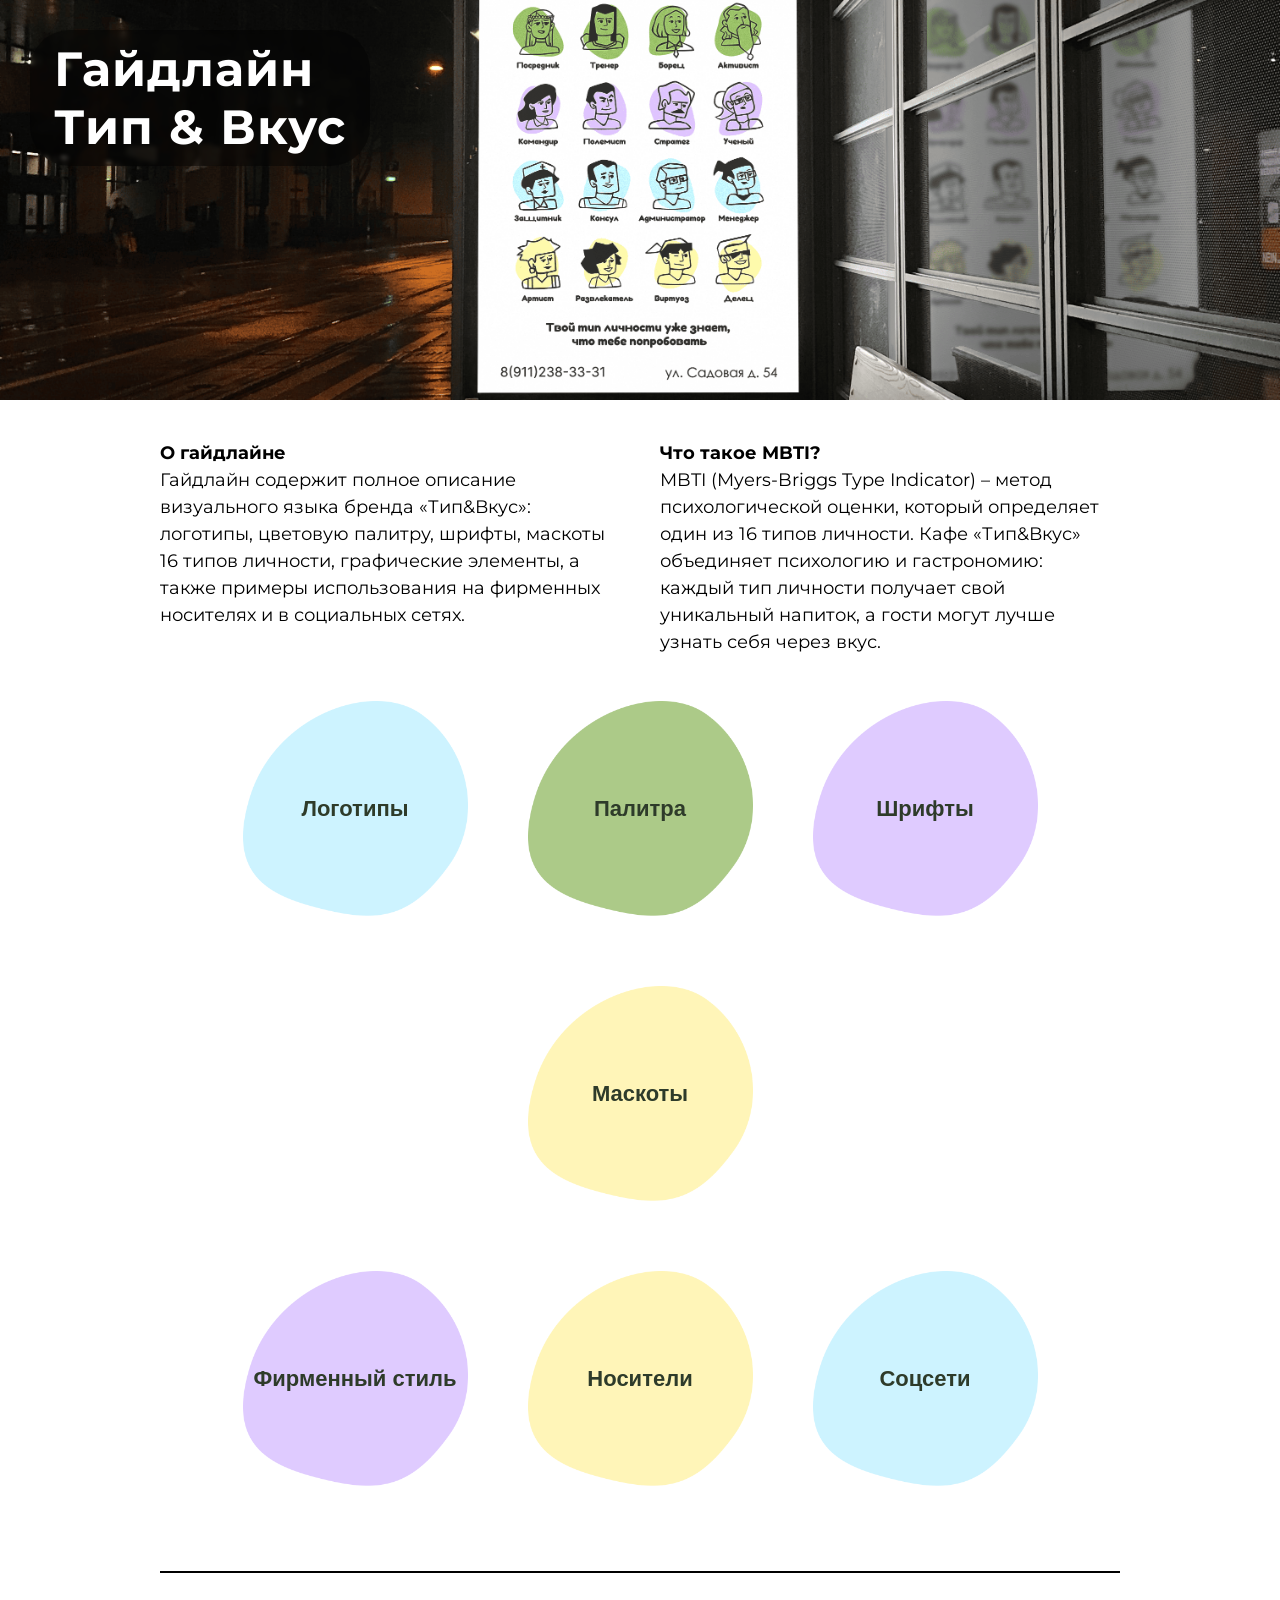
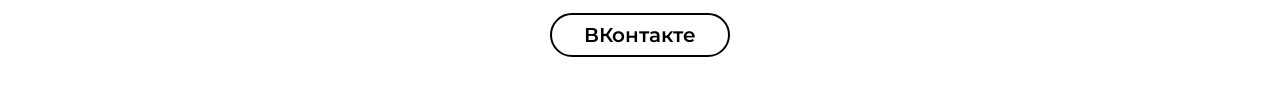
<file: index.html>
<!DOCTYPE html>
<html lang="ru">
<head>
    <meta charset="UTF-8">
    <meta name="viewport" content="width=device-width, initial-scale=1.0">
    <title>Гайдлайн | Тип & Вкус</title>
    <link rel="stylesheet" href="styles.css">
    <style>
        .full-width-banner {
            position: relative;
            width: 100%;
            height: 400px;
            overflow: hidden;
            margin: 0;
            padding: 0;
        }
        .full-width-banner img {
            width: 100%;
            height: 100%;
            object-fit: cover;
            display: block;
            border: none;
            border-radius: 0;
        }
        .banner-title {
            position: absolute;
            top: 30px;
            left: 30px;
            transform: none;
            text-align: left;
            z-index: 2;
        }
        .banner-title h1 {
            font-size: 48px;
            margin: 0;
            color: white;
            padding: 10px 24px;
            border-radius: 40px;
            display: inline-block;
            font-weight: 700;
            letter-spacing: 1px;
            background: rgba(0, 0, 0, 0.4); /* добавлен полупрозрачный фон для читаемости */
            backdrop-filter: blur(2px);
        }
        /* Сетка для двух рядов */
        .menu-wrapper {
            display: flex;
            flex-direction: column;
            align-items: center;
            margin: 60px 0;
        }
        .menu-row {
            display: flex;
            justify-content: center;
            gap: 60px;
            margin-bottom: 60px;
            flex-wrap: wrap;
        }
        /* Круги уменьшены на 25%: 225px (было 300px) */
        .menu-item {
            position: relative;
            display: flex;
            align-items: center;
            justify-content: center;
            text-decoration: none;
            width: 225px;
            height: 225px;
            transition: 0.2s;
        }
        .menu-item:hover {
            transform: scale(1.03);
        }
        /* Картинка круга без обводки и фона */
        .menu-item img {
            position: absolute;
            top: 0;
            left: 0;
            width: 100%;
            height: 100%;
            object-fit: contain;
            border: none;
            background: none;
            border-radius: 0;
            box-shadow: none;
        }
        /* Текст поверх круга — без подложки и без фона */
        .menu-item span {
            position: relative;
            z-index: 2;
            font-family: 'Century Gothic', 'CenturyGothic', 'Apple Gothic', sans-serif;
            font-weight: 700;
            font-size: 22px;
            color: #2E3B2A;
            text-align: center;
            background: transparent;
            padding: 0;
            backdrop-filter: none;
            text-shadow: none;
        }
        /* текстовые блоки */
        .text-block-6 p {
            font-size: 18px;
            line-height: 1.5;
        }
        body { margin: 0; padding: 0; }
        .container { margin-top: 0; }

        /* Планшеты */
        @media (max-width: 1100px) {
            .menu-item {
                width: 200px;
                height: 200px;
            }
            .menu-item span {
                font-size: 20px;
            }
            .menu-row {
                gap: 40px;
            }
        }

        /* Мобильная версия (основная) */
        @media (max-width: 768px) {
            .full-width-banner {
                height: 250px;
            }
            .banner-title {
                top: 15px;
                left: 15px;
            }
            .banner-title h1 {
                font-size: 28px;        /* уменьшили с 32px до 28px */
                padding: 4px 14px;      /* уменьшили внутренние отступы */
                letter-spacing: 0.5px;
                background: rgba(0, 0, 0, 0.5);
                backdrop-filter: blur(2px);
            }
            .menu-item {
                width: 150px;
                height: 150px;
            }
            .menu-item span {
                font-size: 16px;
            }
            .menu-row {
                gap: 20px;
                margin-bottom: 30px;
            }
        }

        /* Очень маленькие экраны (до 480px) */
        @media (max-width: 480px) {
            .full-width-banner {
                height: 200px;
            }
            .banner-title h1 {
                font-size: 22px;
                padding: 4px 12px;
                letter-spacing: 0.3px;
            }
            .menu-item {
                width: 120px;
                height: 120px;
            }
            .menu-item span {
                font-size: 14px;
            }
            .menu-row {
                gap: 15px;
            }
        }
    </style>
</head>
<body>
    <div class="full-width-banner">
        <img src="media/poster_mockup.png" alt="Баннер гайдлайна">
        <div class="banner-title">
            <h1>Гайдлайн<br>Тип & Вкус</h1>
        </div>
    </div>
    <div class="container">
        <div class="grid-12">
            <div class="text-block-6">
                <p><strong>О гайдлайне</strong><br>Гайдлайн содержит полное описание визуального языка бренда «Тип&Вкус»: логотипы, цветовую палитру, шрифты, маскоты 16 типов личности, графические элементы, а также примеры использования на фирменных носителях и в социальных сетях.</p>
            </div>
            <div class="text-block-6">
                <p><strong>Что такое MBTI?</strong><br>MBTI (Myers-Briggs Type Indicator) – метод психологической оценки, который определяет один из 16 типов личности. Кафе «Тип&Вкус» объединяет психологию и гастрономию: каждый тип личности получает свой уникальный напиток, а гости могут лучше узнать себя через вкус.</p>
            </div>
        </div>

        <!-- Первый ряд: 4 круга -->
        <div class="menu-row">
            <a href="logo.html" class="menu-item">
                <img src="img/blue.png" alt="">
                <span>Логотипы</span>
            </a>
            <a href="palette.html" class="menu-item">
                <img src="img/green.png" alt="">
                <span>Палитра</span>
            </a>
            <a href="fonts.html" class="menu-item">
                <img src="img/purple.png" alt="">
                <span>Шрифты</span>
            </a>
            <a href="mascot.html" class="menu-item">
                <img src="img/yellow.png" alt="">
                <span>Маскоты</span>
            </a>
        </div>

        <!-- Второй ряд: 3 круга -->
        <div class="menu-row">
            <a href="elements.html" class="menu-item">
                <img src="img/purple.png" alt="">
                <span>Фирменный стиль</span>
            </a>
            <a href="media.html" class="menu-item">
                <img src="img/yellow.png" alt="">
                <span>Носители</span>
            </a>
            <a href="social.html" class="menu-item">
                <img src="img/blue.png" alt="">
                <span>Соцсети</span>
            </a>
        </div>

        <div class="footer-social">
            <a href="https://vk.com/tunubkyc">ВКонтакте</a>
        </div>
    </div>
</body>
</html>
</file>
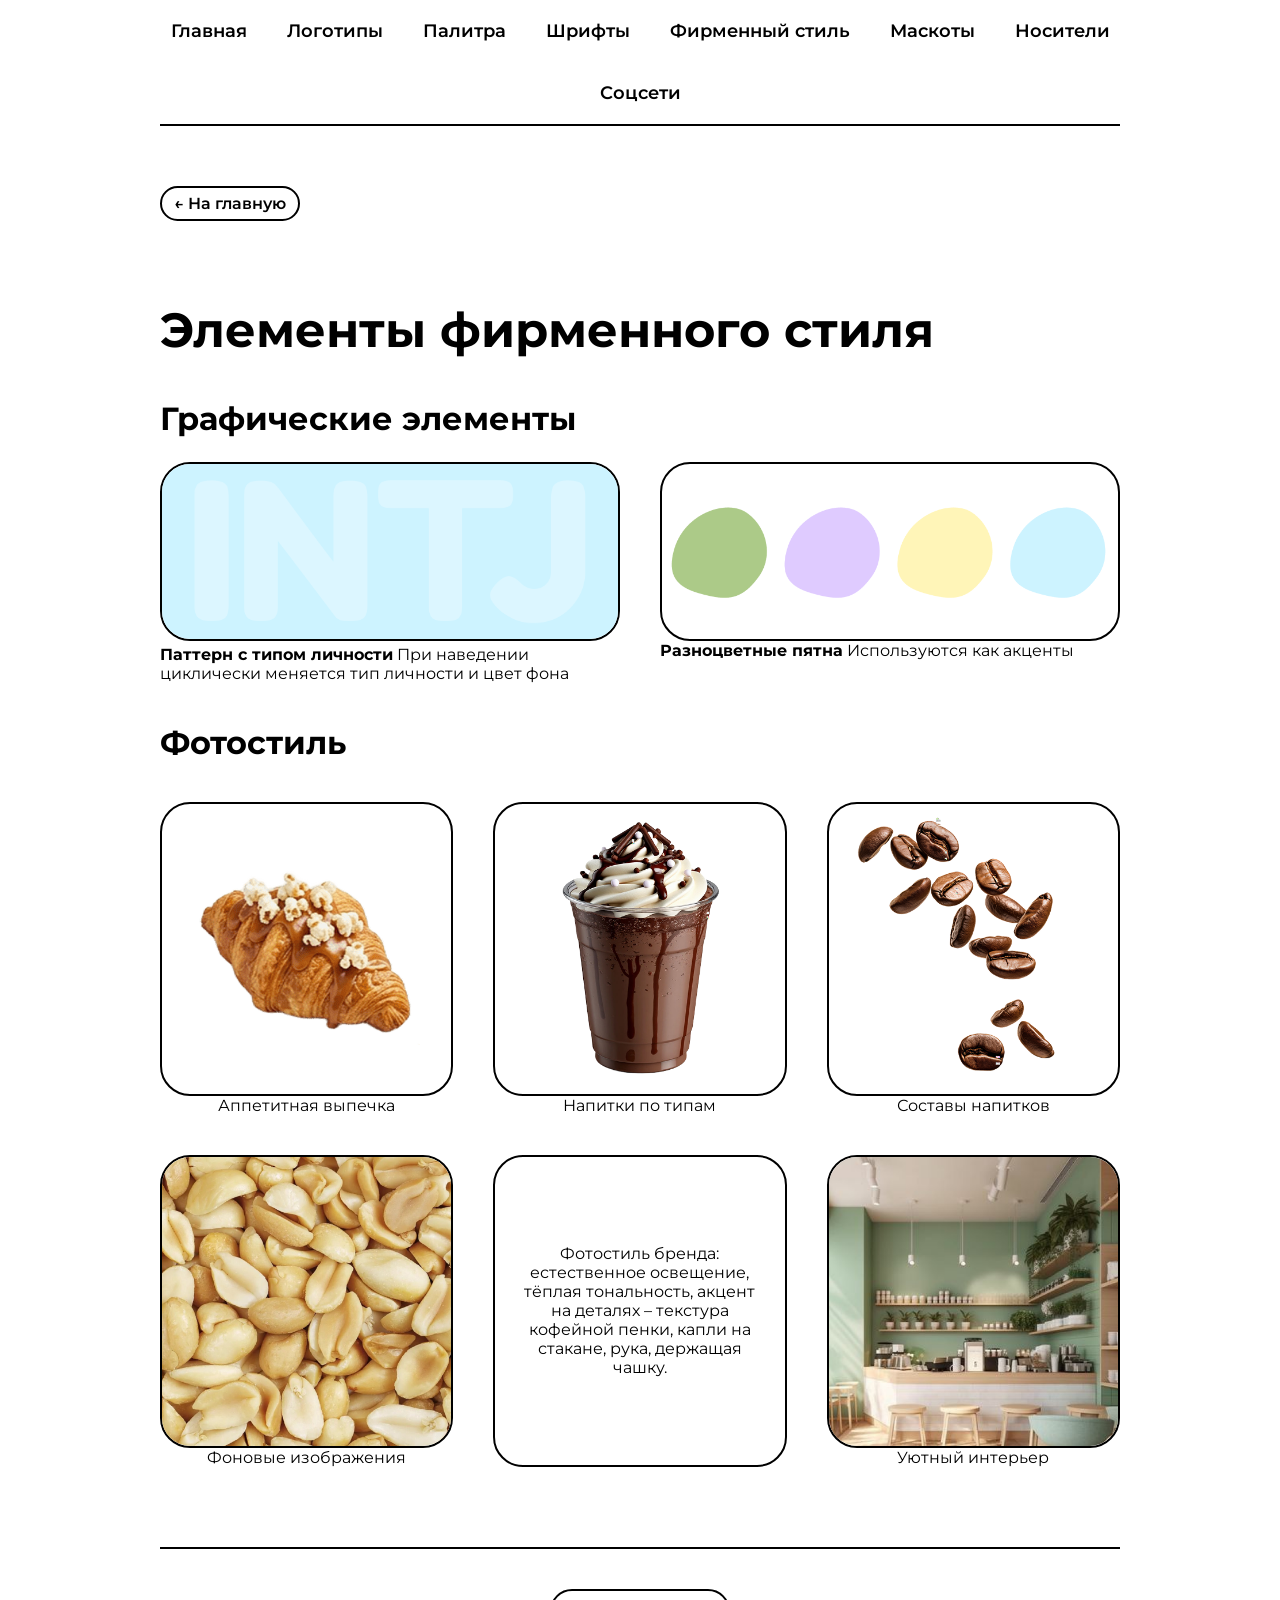
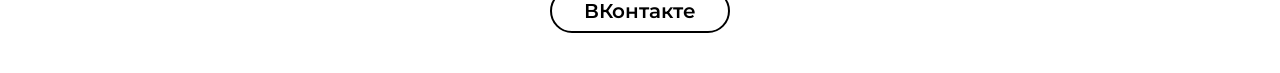
<file: elements.html>
<!DOCTYPE html>
<html lang="ru">
<head>
    <meta charset="UTF-8">
    <title>Элементы фирменного стиля | Гайдлайн</title>
    <link rel="stylesheet" href="styles.css">
    <style>
        .overlay-block {
            position: relative;
            display: inline-block;
            width: 100%;
        }
        /* Фоновое изображение (цвет) — с обводкой и скруглением */
        .bg-img {
            display: block;
            width: 100%;
            height: auto;
            border: 2px solid #000;
            border-radius: 30px;
        }
        /* Паттерн — без обводки и скругления */
        .pattern-img {
            position: absolute;
            top: 50%;
            left: 50%;
            transform: translate(-50%, -50%);
            width: 85%;
            height: auto;
            object-fit: contain;
            pointer-events: none;
            border: none;
            border-radius: 0;
        }
        .color-hover {
            transition: 0.3s;
            cursor: pointer;
            position: relative;
        }
        .photostyle-grid {
            display: grid;
            grid-template-columns: repeat(3, 1fr);
            gap: 40px;
            margin: 40px 0;
        }
        .photo-item {
            text-align: center;
        }
        .photo-item img, .text-block-card {
            width: 100%;
            border: 2px solid #000;
            border-radius: 30px;
        }
        .text-block-card {
            background: none;
            padding: 40px 20px;
            display: flex;
            align-items: center;
            justify-content: center;
            text-align: center;
            height: 100%;
            min-height: 200px;
        }
        @media (max-width: 768px) {
            .photostyle-grid {
                grid-template-columns: 1fr;
                gap: 24px;
            }
        }
    </style>
</head>
<body>
<div class="container">
    <div class="nav-menu">
        <a href="index.html">Главная</a>
        <a href="logo.html">Логотипы</a>
        <a href="palette.html">Палитра</a>
        <a href="fonts.html">Шрифты</a>
        <a href="elements.html">Фирменный стиль</a>
        <a href="mascot.html">Маскоты</a>
        <a href="media.html">Носители</a>
        <a href="social.html">Соцсети</a>
    </div>
    <a href="index.html" class="back">← На главную</a>
    <h1>Элементы фирменного стиля</h1>
    <h2>Графические элементы</h2>
    <div class="grid-2">
        <div class="color-hover" id="patternCycler">
            <div class="overlay-block">
                <img class="bg-img" id="bgImg" src="elements/blueelement.png" alt="Фоновый цвет">
                <img class="pattern-img" id="patternImg" src="elements/INTJ.png" alt="Паттерн типа личности">
            </div>
            <strong>Паттерн с типом личности</strong>
            <span>При наведении циклически меняется тип личности и цвет фона</span>
        </div>
        <div>
            <img src="elements/circle.png" alt="Разноцветные пятна">
            <strong>Разноцветные пятна</strong>
            <span>Используются как акценты</span>
        </div>
    </div>
    <h2>Фотостиль</h2>
    <div class="photostyle-grid">
        <div class="photo-item"><img src="elements/photo1.png" alt="Фото 1"><p>Аппетитная выпечка</p></div>
        <div class="photo-item"><img src="elements/photo2.png" alt="Фото 2"><p>Напитки по типам</p></div>
        <div class="photo-item"><img src="elements/photo3.png" alt="Фото 3"><p>Составы напитков</p></div>
        <div class="photo-item"><img src="elements/photo4.png" alt="Фото 4"><p>Фоновые изображения</p></div>
        <div class="text-block-card"><p>Фотостиль бренда: естественное освещение, тёплая тональность, акцент на деталях – текстура кофейной пенки, капли на стакане, рука, держащая чашку.</p></div>
        <div class="photo-item"><img src="elements/photo5.png" alt="Фото 5"><p>Уютный интерьер</p></div>
    </div>
    <div class="footer-social"><a href="https://vk.com/tunubkyc">ВКонтакте</a></div>
</div>
<script>
    // Список типов в порядке цикла (16 типов)
    const typeList = [
        "INTJ", "INTP", "ENTJ", "ENTP",
        "INFJ", "INFP", "ENFJ", "ENFP",
        "ISTJ", "ISFJ", "ESTJ", "ESFJ",
        "ISTP", "ISFP", "ESTP", "ESFP"
    ];

    // Соответствие типа -> цвет фона (картинка)
    function getColorForType(type) {
        if (["INTJ","INTP","ENTJ","ENTP"].includes(type)) {
            return "elements/blueelement.png";
        } else if (["INFJ","INFP","ENFJ","ENFP"].includes(type)) {
            return "elements/greenelement.png";
        } else if (["ISTJ","ISFJ","ESTJ","ESFJ"].includes(type)) {
            return "elements/purpleelement.png";
        } else {
            return "elements/yellowelement.png";
        }
    }

    let patternIndex = 0;
    let patternInterval = null;
    const patternImg = document.getElementById("patternImg");
    const bgImg = document.getElementById("bgImg");
    const patternDiv = document.getElementById("patternCycler");

    function startPatternCycle() {
        if (patternInterval) clearInterval(patternInterval);
        patternInterval = setInterval(() => {
            patternIndex = (patternIndex + 1) % typeList.length;
            const type = typeList[patternIndex];
            patternImg.src = "elements/" + type + ".png";
            bgImg.src = getColorForType(type);
        }, 600);
    }

    function stopPatternCycle() {
        if (patternInterval) {
            clearInterval(patternInterval);
            patternInterval = null;
        }
        patternImg.src = "elements/INTJ.png";
        bgImg.src = "elements/blueelement.png";
        patternIndex = 0;
    }

    patternDiv.addEventListener("mouseenter", startPatternCycle);
    patternDiv.addEventListener("mouseleave", stopPatternCycle);
</script>
</body>
</html>
</file>
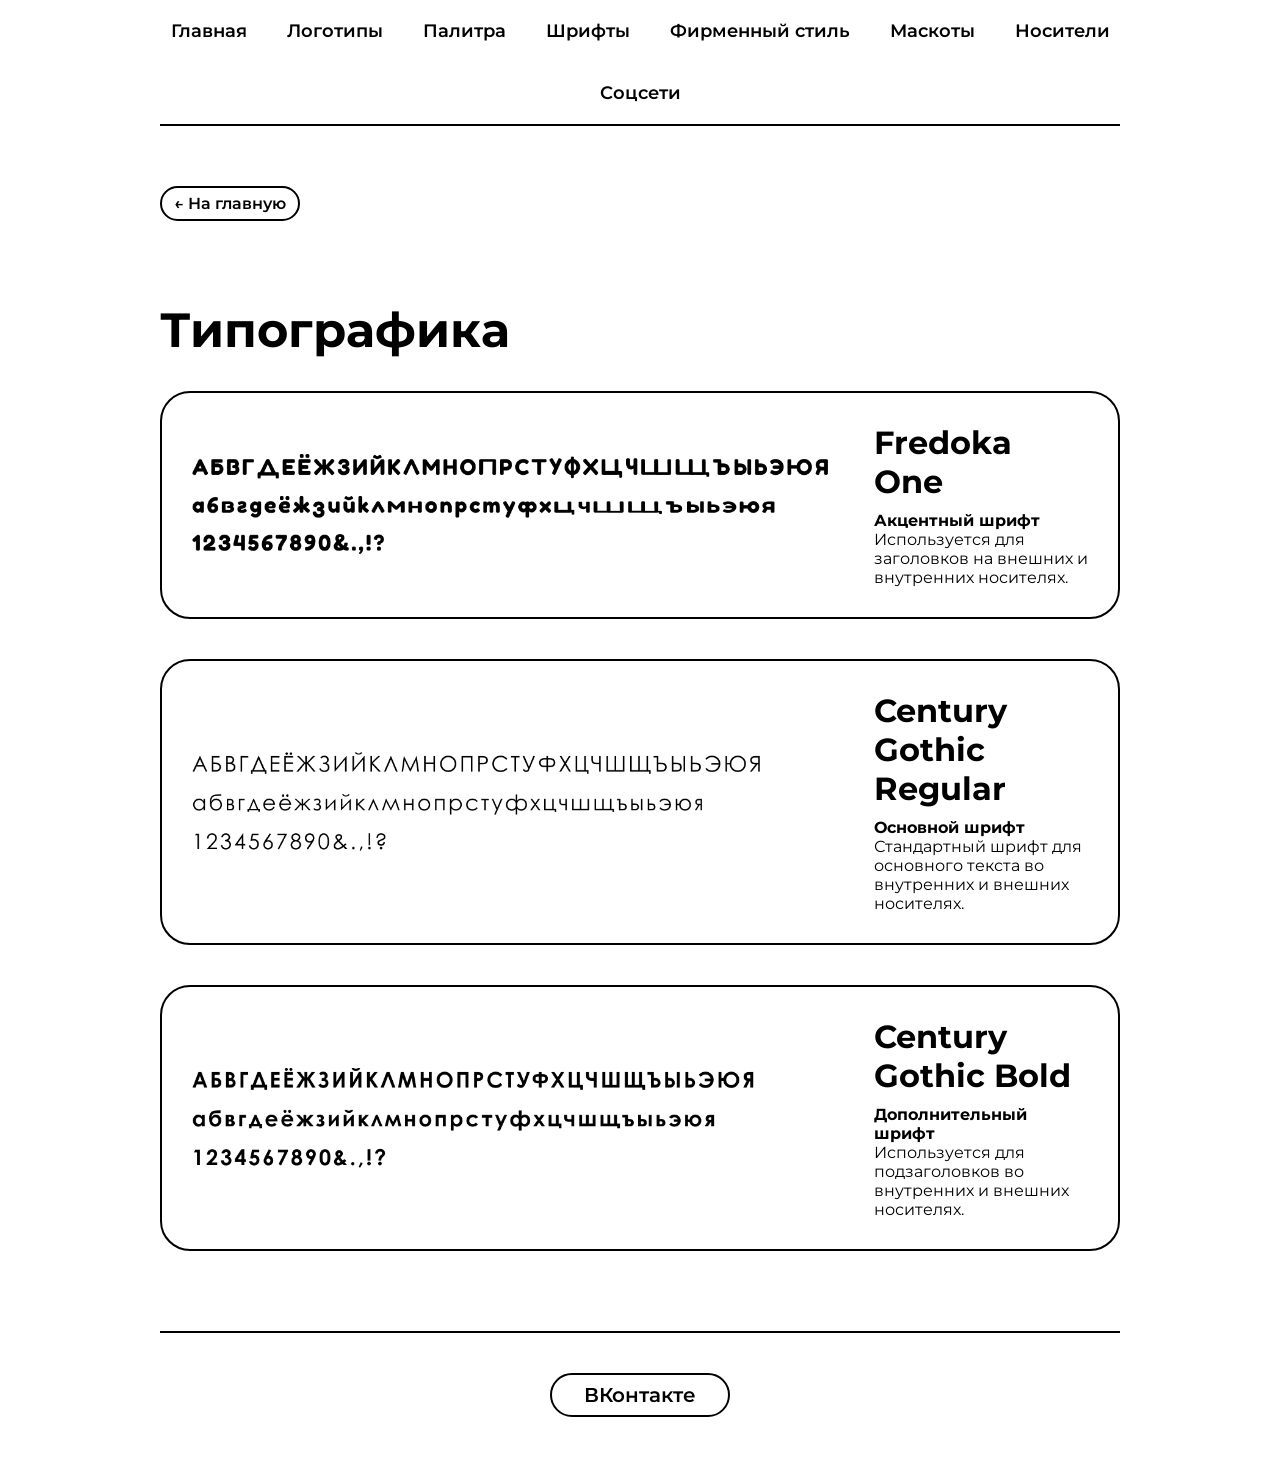
<file: fonts.html>
<!DOCTYPE html>
<html lang="ru">
<head>
    <meta charset="UTF-8">
    <title>Шрифты | Гайдлайн</title>
    <link rel="stylesheet" href="styles.css">
    <style>
        .font-card {
            display: grid;
            grid-template-columns: 9fr 3fr;
            gap: 40px;
            margin-bottom: 40px;
            align-items: center;
            border: 2px solid #000;
            border-radius: 30px;
            padding: 30px;
        }
        .font-sample img {
            width: 100%;
            height: auto;
            display: block;
            border: none;
            border-radius: 0;
        }
        .font-description {
            text-align: left;
        }
        @media (max-width: 768px) {
            .font-card {
                grid-template-columns: 1fr;
                gap: 20px;
            }
        }
    </style>
</head>
<body>
<div class="container">
    <div class="nav-menu">
        <a href="index.html">Главная</a>
        <a href="logo.html">Логотипы</a>
        <a href="palette.html">Палитра</a>
        <a href="fonts.html">Шрифты</a>
        <a href="elements.html">Фирменный стиль</a>
        <a href="mascot.html">Маскоты</a>
        <a href="media.html">Носители</a>
        <a href="social.html">Соцсети</a>
    </div>
    <a href="index.html" class="back">← На главную</a>
    <h1>Типографика</h1>
    
    <div class="font-card">
        <div class="font-sample">
            <img src="fonts/fredoka_sample.png" alt="Образец шрифта Fredoka One">
        </div>
        <div class="font-description">
            <h2 style="margin:0 0 10px 0;">Fredoka One</h2>
            <p><strong>Акцентный шрифт</strong><br>Используется для заголовков на внешних и внутренних носителях.</p>
        </div>
    </div>
    
    <div class="font-card">
        <div class="font-sample">
            <img src="fonts/century_gothic_sample.png" alt="Образец шрифта Century Gothic Regular">
        </div>
        <div class="font-description">
            <h2 style="margin:0 0 10px 0;">Century Gothic Regular</h2>
            <p><strong>Основной шрифт</strong><br>Стандартный шрифт для основного текста во внутренних и внешних носителях.</p>
        </div>
    </div>
    
    <div class="font-card">
        <div class="font-sample">
            <img src="fonts/century_gothic_bold_sample.png" alt="Образец шрифта Century Gothic Bold">
        </div>
        <div class="font-description">
            <h2 style="margin:0 0 10px 0;">Century Gothic Bold</h2>
            <p><strong>Дополнительный шрифт</strong><br>Используется для подзаголовков во внутренних и внешних носителях.</p>
        </div>
    </div>
    
    <div class="footer-social"><a href="https://vk.com/tunubkyc">ВКонтакте</a></div>
</div>
</body>
</html>
</file>
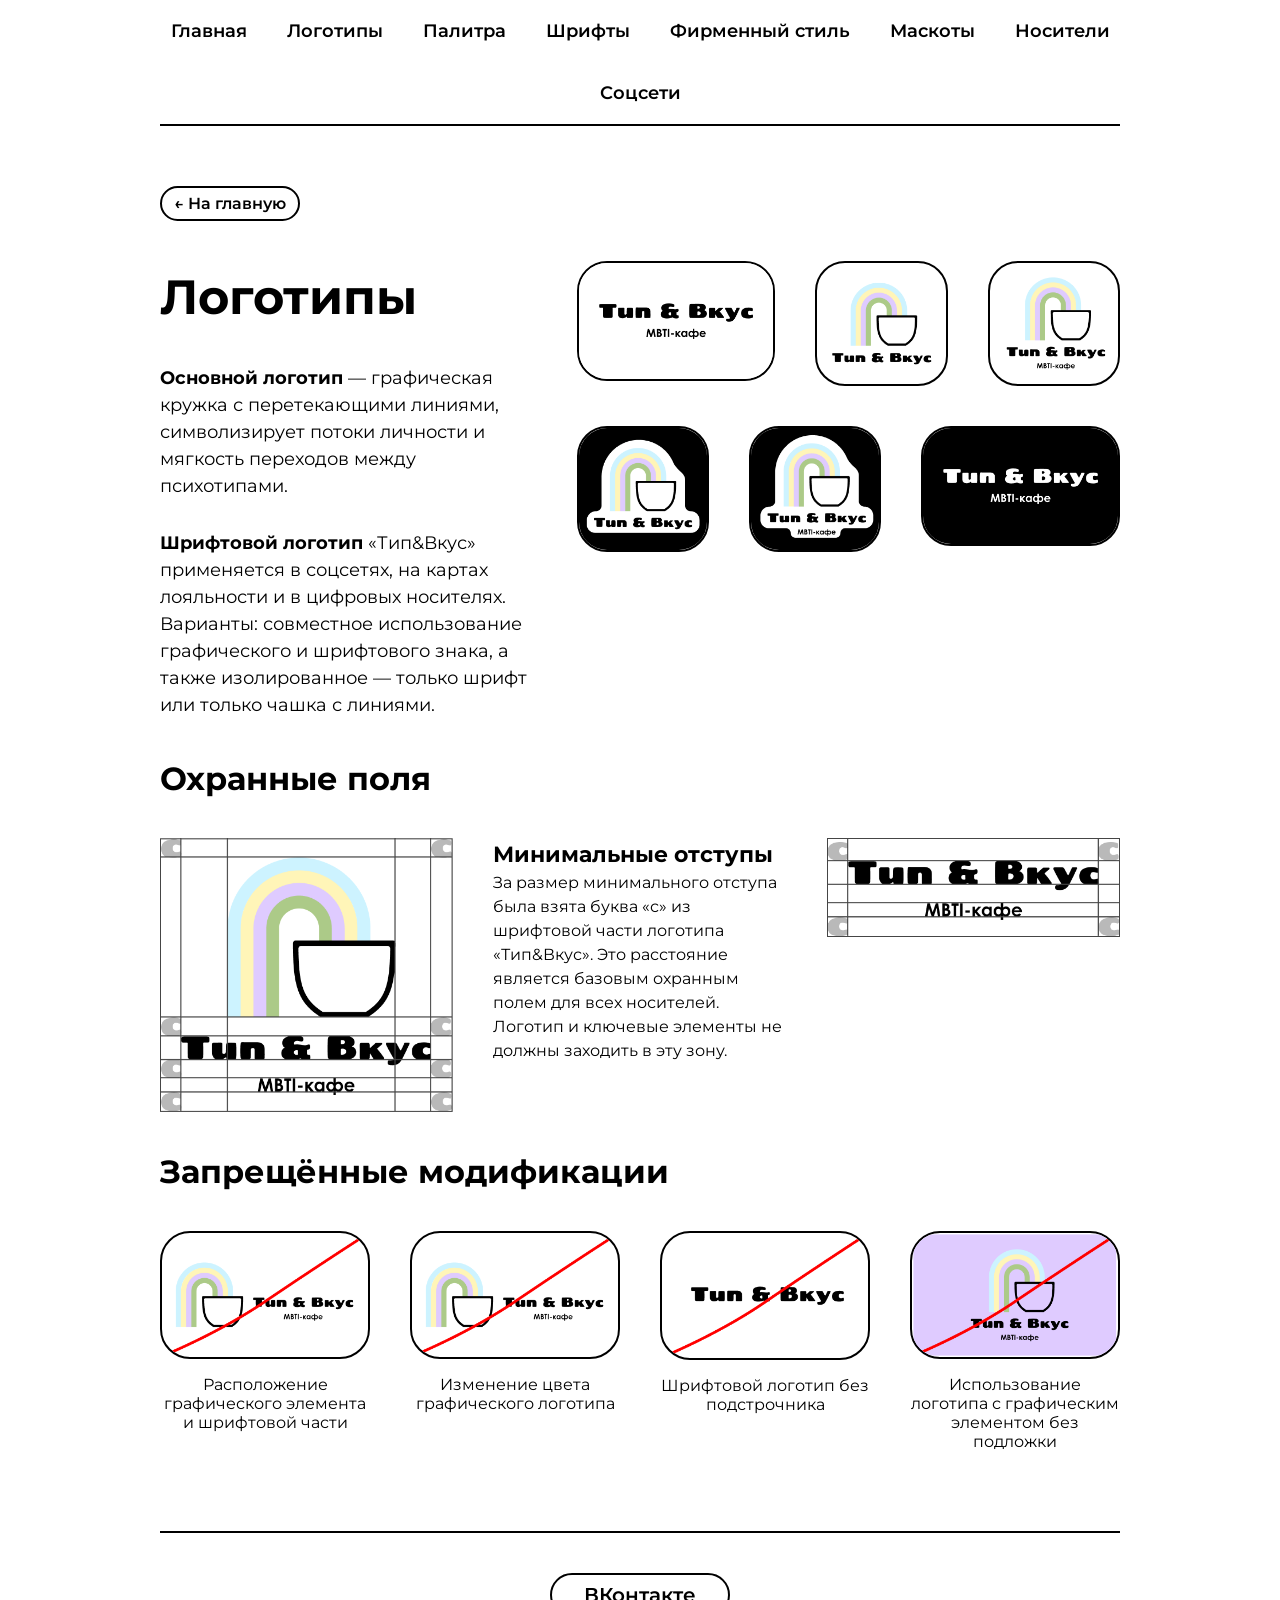
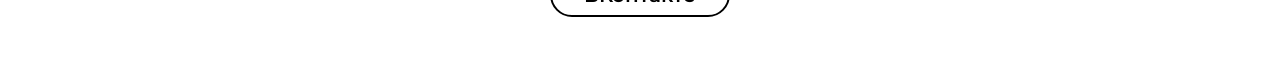
<file: logo.html>
<!DOCTYPE html>
<html lang="ru">
<head>
    <meta charset="UTF-8">
    <title>Логотипы | Гайдлайн</title>
    <link rel="stylesheet" href="styles.css">
    <style>
        .forbidden-card { position: relative; grid-column: span 3; }
        .forbidden-badge { position: absolute; top: 10px; right: 10px; width: auto; height: auto; max-width: 60px; z-index: 2; pointer-events: none; border: none !important; border-radius: 0 !important; }
        .forbidden-img { width: 100%; display: block; border: 2px solid #000; border-radius: 30px; }
        .forbidden-card p { margin-top: 16px; text-align: center; }
        .two-text-blocks { display: flex; flex-direction: column; gap: 30px; }
        .security-text { line-height: 1.5; }
        .security-text strong { font-size: 22px; }
        .text-block-5 {
            grid-column: span 5;
            text-align: left;
            font-size: 18px;
            line-height: 1.5;
            background: none;
            border: none;
            padding: 0;
            color: #000000;
        }
        .right-col {
            grid-column: span 7;
        }
        .first-row {
            display: grid;
            grid-template-columns: 3fr 2fr 2fr;
            gap: 40px;
            margin-bottom: 40px;
        }
        .second-row {
            display: grid;
            grid-template-columns: 2fr 2fr 3fr;
            gap: 40px;
        }

        .logo-img {
            width: 100%;
            object-fit: contain;
            border: 2px solid #000;
            border-radius: 30px;
            display: block;
            background: #fff; 
        }
        .no-frame {
            border: none;
            border-radius: 0;
        }
        @media (max-width: 768px) {
            .first-row, .second-row {
                grid-template-columns: 1fr;
                gap: 20px;
            }
            .logo-img {
                height: auto;
                max-width: 100%;
            }
        }
    </style>
</head>
<body>
<div class="container">
    <div class="nav-menu">
        <a href="index.html">Главная</a>
        <a href="logo.html">Логотипы</a>
        <a href="palette.html">Палитра</a>
        <a href="fonts.html">Шрифты</a>
        <a href="elements.html">Фирменный стиль</a>
        <a href="mascot.html">Маскоты</a>
        <a href="media.html">Носители</a>
        <a href="social.html">Соцсети</a>
    </div>
    <a href="index.html" class="back">← На главную</a>

    <!-- Основной блок: левая часть 5 колонок, правая 7 колонок -->
    <div class="grid-12">
        <!-- Левая колонка (5 колонок): заголовок и два текстовых блока -->
        <div class="text-block-5">
            <h1 style="margin-top: 0;">Логотипы</h1>
            <div class="two-text-blocks">
                <div><p><strong>Основной логотип</strong> — графическая кружка с перетекающими линиями, символизирует потоки личности и мягкость переходов между психотипами.</p></div>
                <div><p><strong>Шрифтовой логотип</strong> «Тип&Вкус» применяется в соцсетях, на картах лояльности и в цифровых носителях.</p><p>Варианты: совместное использование графического и шрифтового знака, а также изолированное — только шрифт или только чашка с линиями.</p></div>
            </div>
        </div>

        <!-- Правая колонка (7 колонок): 6 картинок в две строки -->
        <div class="right-col">
            <div class="first-row">
                <img src="logo/logo1.png" alt="logo1" class="logo-img">
                <img src="logo/logo2.png" alt="logo2" class="logo-img">
                <img src="logo/logo3.png" alt="logo3" class="logo-img">
            </div>
            <div class="second-row">
                <img src="logo/logo4.png" alt="logo4" class="logo-img">
                <img src="logo/logo5.png" alt="logo5" class="logo-img">
                <img src="logo/logo6.png" alt="logo6" class="logo-img">
            </div>
        </div>
    </div>

    <h2>Охранные поля</h2>
    <div class="grid-12">
        <div style="grid-column: span 4;"><img src="logo/logoclear1.png" alt="схема отступов" class="no-frame"></div>
        <div style="grid-column: span 4;" class="text-card security-text"><strong>Минимальные отступы</strong><br>За размер минимального отступа была взята буква «с» из шрифтовой части логотипа «Тип&Вкус». Это расстояние является базовым охранным полем для всех носителей. Логотип и ключевые элементы не должны заходить в эту зону.</div>
        <div style="grid-column: span 4;"><img src="logo/logoclear2.png" alt="пример на визитке" class="no-frame"></div>
    </div>

    <h2>Запрещённые модификации</h2>
    <div class="grid-12">
        <div class="forbidden-card"><img class="forbidden-img" src="logo/logoban1.png" alt="расположение"><p>Расположение графического элемента и шрифтовой части</p></div>
        <div class="forbidden-card"><img class="forbidden-img" src="logo/logoban2.png" alt="цвет"><p>Изменение цвета графического логотипа</p></div>
        <div class="forbidden-card"><img class="forbidden-img" src="logo/logoban3.png" alt="тени"><p>Шрифтовой логотип без подстрочника</p></div>
        <div class="forbidden-card"><img class="forbidden-img" src="logo/logoban4.png" alt="наклон"><p>Использование логотипа с графическим элементом без подложки</p></div>
    </div>

    <div class="footer-social"><a href="https://vk.com/tunubkyc">ВКонтакте</a></div>
</div>
</body>
</html>
</file>
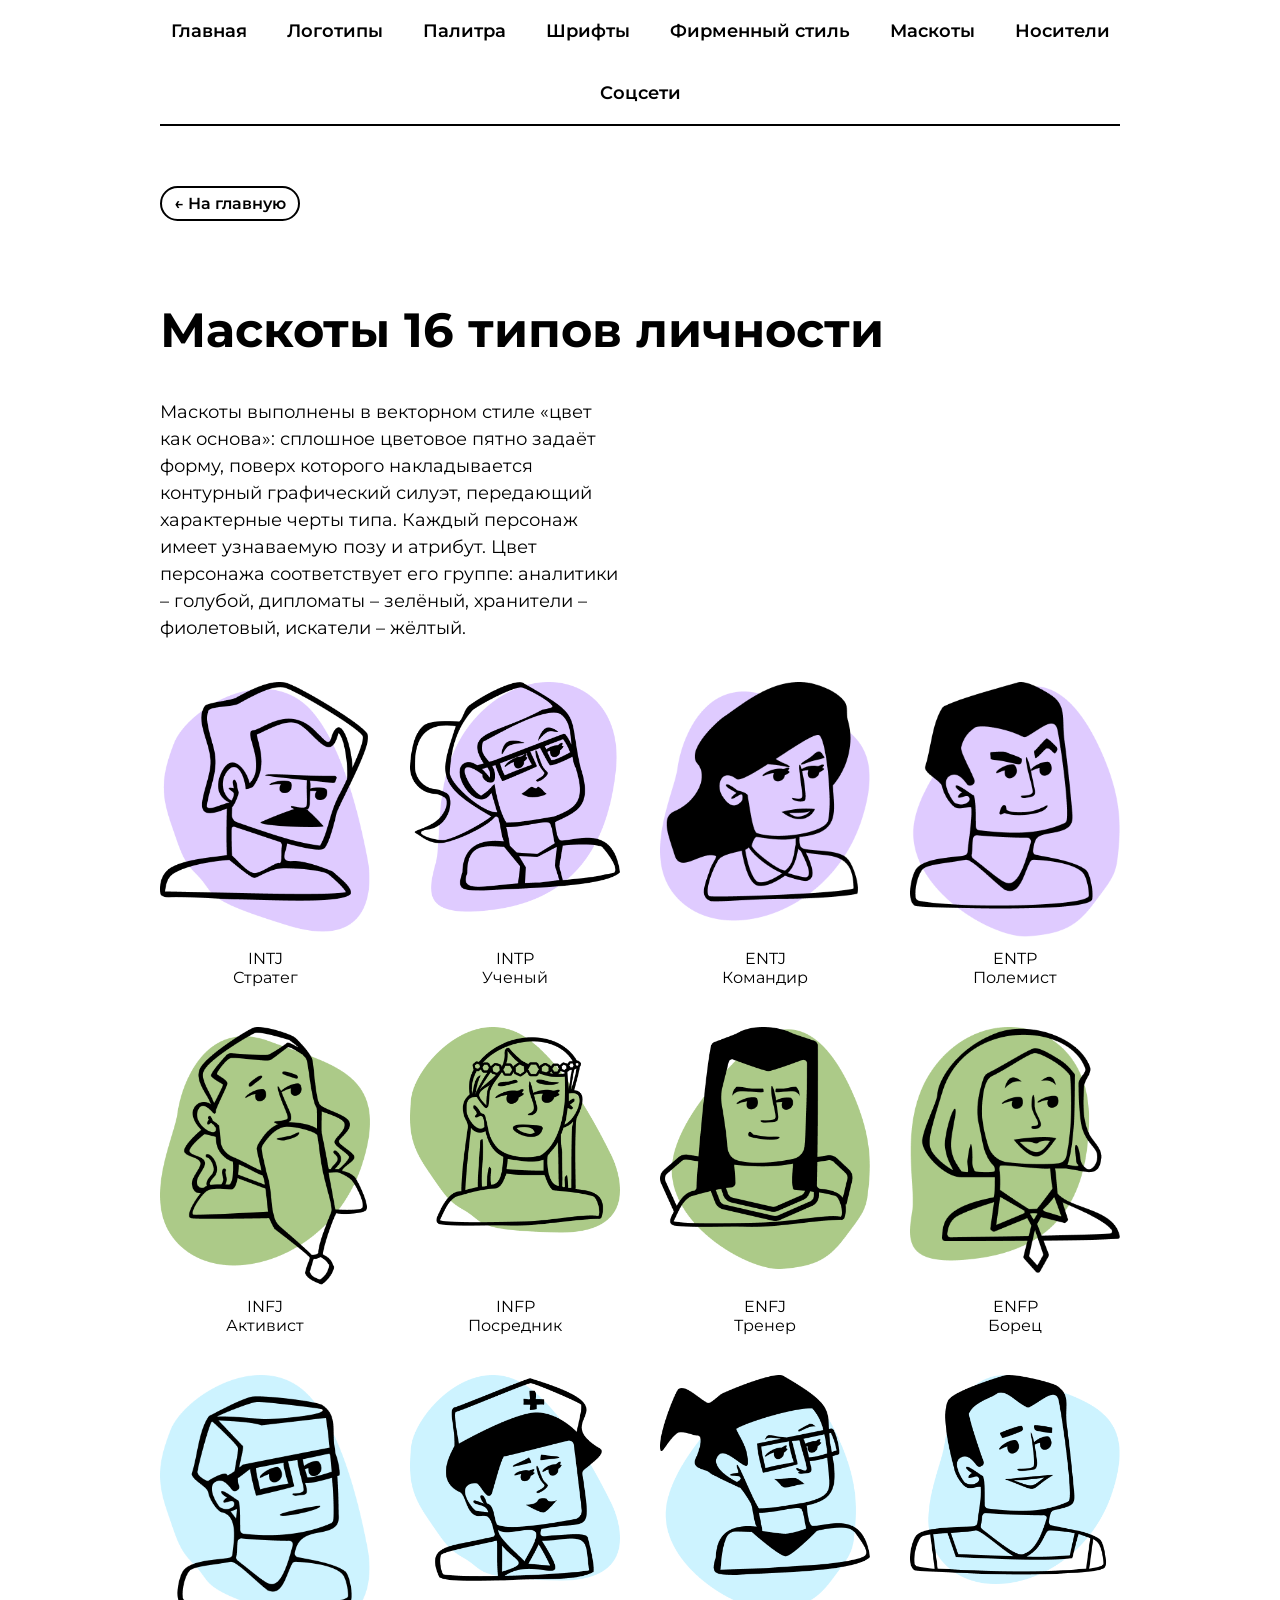
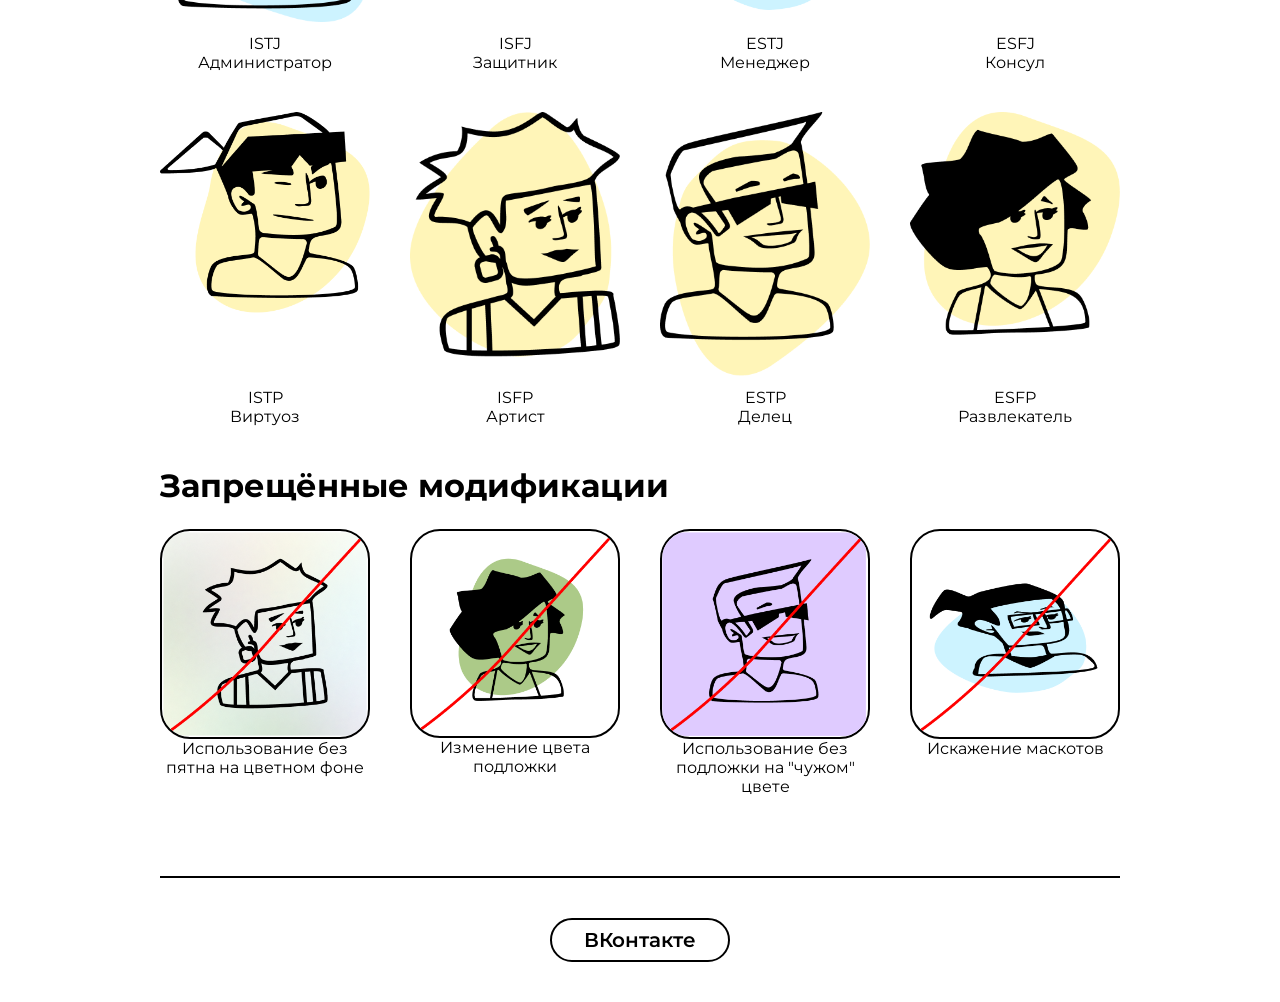
<file: mascot.html>
<!DOCTYPE html>
<html lang="ru">
<head>
    <meta charset="UTF-8">
    <title>Маскоты | Гайдлайн</title>
    <link rel="stylesheet" href="styles.css">
</head>
<body>
<div class="container">
    <div class="nav-menu">
        <a href="index.html">Главная</a>
        <a href="logo.html">Логотипы</a>
        <a href="palette.html">Палитра</a>
        <a href="fonts.html">Шрифты</a>
        <a href="elements.html">Фирменный стиль</a>
        <a href="mascot.html">Маскоты</a>
        <a href="media.html">Носители</a>
        <a href="social.html">Соцсети</a>
    </div>
    <a href="index.html" class="back">← На главную</a>
    <h1>Маскоты 16 типов личности</h1>
    <div class="grid-12"><div class="text-block-6"><p>Маскоты выполнены в векторном стиле «цвет как основа»: сплошное цветовое пятно задаёт форму, поверх которого накладывается контурный графический силуэт, передающий характерные черты типа. Каждый персонаж имеет узнаваемую позу и атрибут. Цвет персонажа соответствует его группе: аналитики – голубой, дипломаты – зелёный, хранители – фиолетовый, искатели – жёлтый.</p></div></div>
    <div class="grid-4">
        <div class="mascot-item"><img class="no-frame" src="mascot/INTJ.png" alt="INTJ"><p>INTJ<br>Стратег</p></div>
        <div class="mascot-item"><img class="no-frame" src="mascot/INTP.png" alt="INTP"><p>INTP<br>Ученый</p></div>
        <div class="mascot-item"><img class="no-frame" src="mascot/ENTJ.png" alt="ENTJ"><p>ENTJ<br>Командир</p></div>
        <div class="mascot-item"><img class="no-frame" src="mascot/ENTP.png" alt="ENTP"><p>ENTP<br>Полемист</p></div>
        <div class="mascot-item"><img class="no-frame" src="mascot/INFJ.png" alt="INFJ"><p>INFJ<br>Активист</p></div>
        <div class="mascot-item"><img class="no-frame" src="mascot/INFP.png" alt="INFP"><p>INFP<br>Посредник</p></div>
        <div class="mascot-item"><img class="no-frame" src="mascot/ENFJ.png" alt="ENFJ"><p>ENFJ<br>Тренер</p></div>
        <div class="mascot-item"><img class="no-frame" src="mascot/ENFP.png" alt="ENFP"><p>ENFP<br>Борец</p></div>
        <div class="mascot-item"><img class="no-frame" src="mascot/ISTJ.png" alt="ISTJ"><p>ISTJ<br>Администратор</p></div>
        <div class="mascot-item"><img class="no-frame" src="mascot/ISFJ.png" alt="ISFJ"><p>ISFJ<br>Защитник</p></div>
        <div class="mascot-item"><img class="no-frame" src="mascot/ESTJ.png" alt="ESTJ"><p>ESTJ<br>Менеджер</p></div>
        <div class="mascot-item"><img class="no-frame" src="mascot/ESFJ.png" alt="ESFJ"><p>ESFJ<br>Консул</p></div>
        <div class="mascot-item"><img class="no-frame" src="mascot/ISTP.png" alt="ISTP"><p>ISTP<br>Виртуоз</p></div>
        <div class="mascot-item"><img class="no-frame" src="mascot/ISFP.png" alt="ISFP"><p>ISFP<br>Артист</p></div>
        <div class="mascot-item"><img class="no-frame" src="mascot/ESTP.png" alt="ESTP"><p>ESTP<br>Делец</p></div>
        <div class="mascot-item"><img class="no-frame" src="mascot/ESFP.png" alt="ESFP"><p>ESFP<br>Развлекатель</p></div>
    </div>
    <h2>Запрещённые модификации</h2>
    <div class="grid-4">
        <div class="text-card" style="text-align: center;"><img src="mascot/ban1.png" alt="запрет1"><p>Использование без пятна на цветном фоне</p></div>
        <div class="text-card" style="text-align: center;"><img src="mascot/ban2.png" alt="запрет2"><p>Изменение цвета подложки</p></div>
        <div class="text-card" style="text-align: center;"><img src="mascot/ban3.png" alt="запрет3"><p>Использование без подложки на "чужом" цвете</p></div>
        <div class="text-card" style="text-align: center;"><img src="mascot/ban4.png" alt="запрет4"><p>Искажение маскотов</p></div>
    </div>
    <div class="footer-social"><a href="https://vk.com/tunubkyc">ВКонтакте</a></div>
</div>
</body>
</html>
</file>
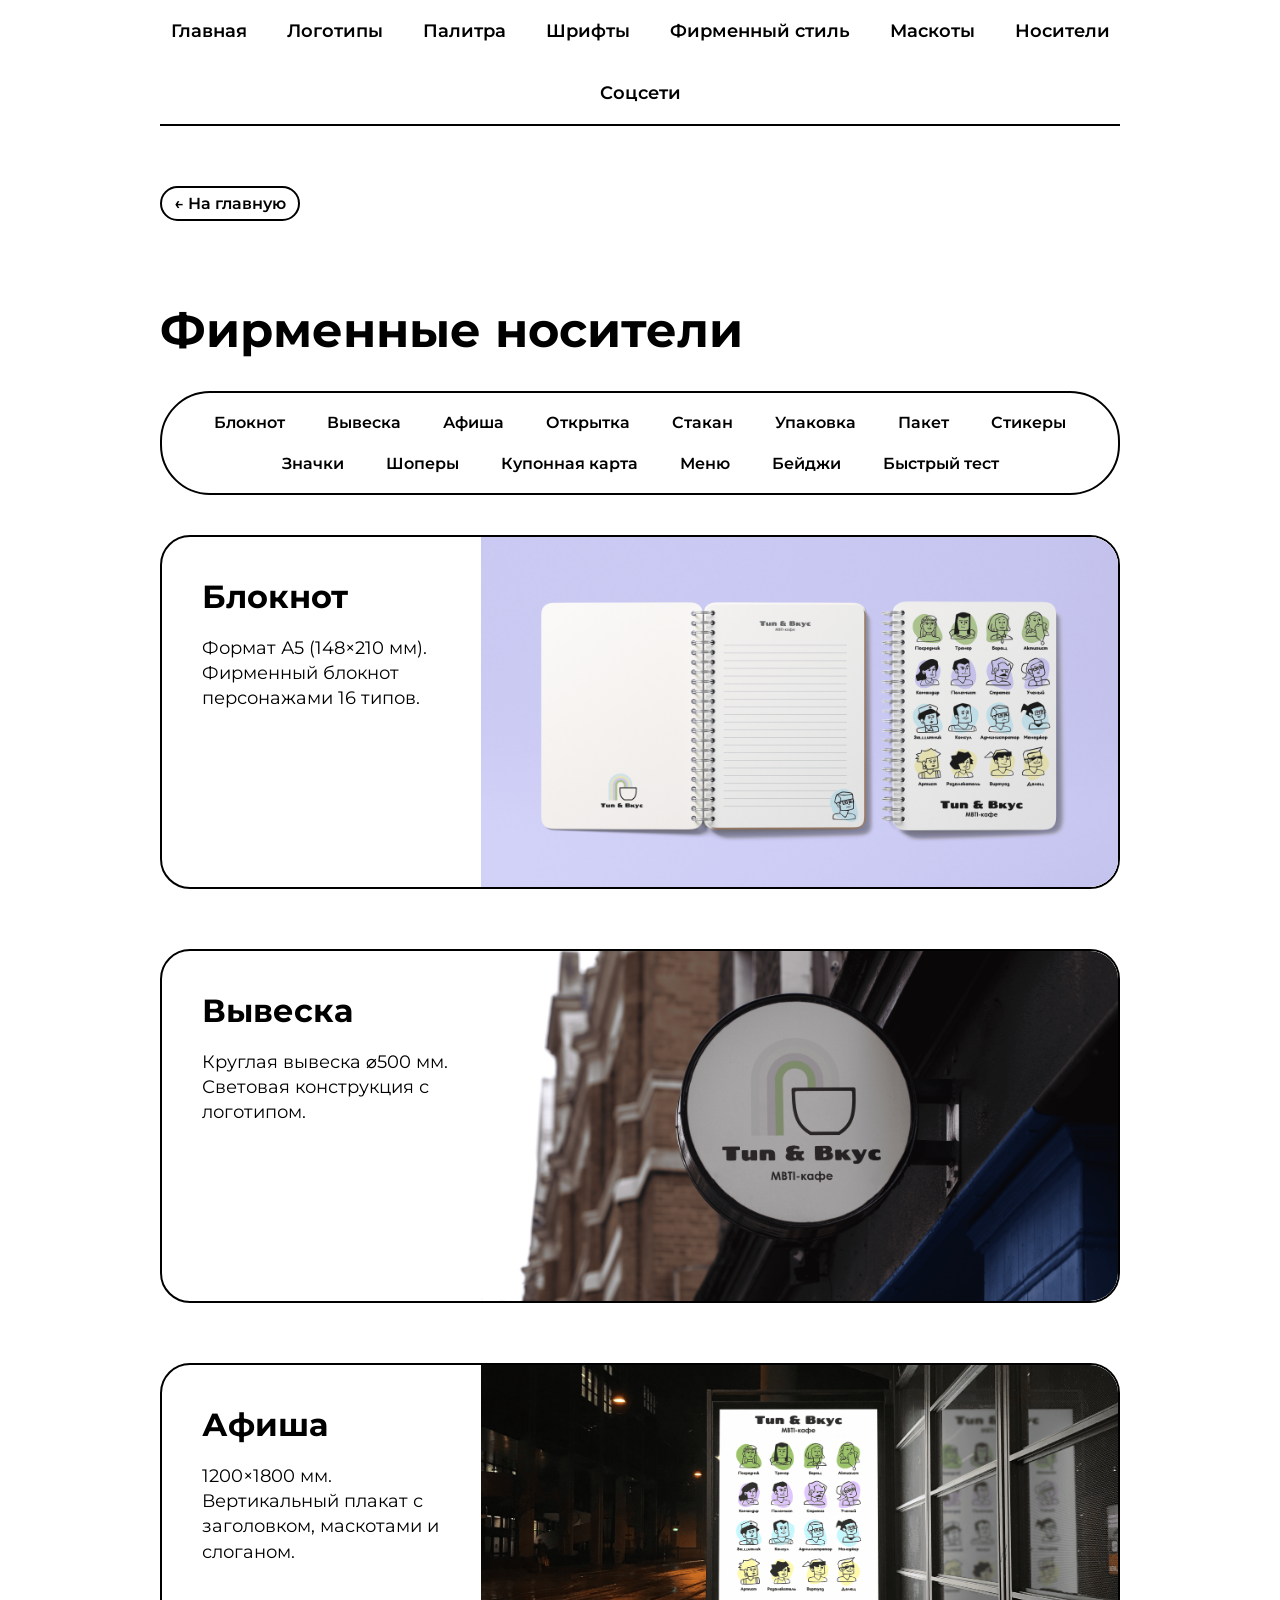
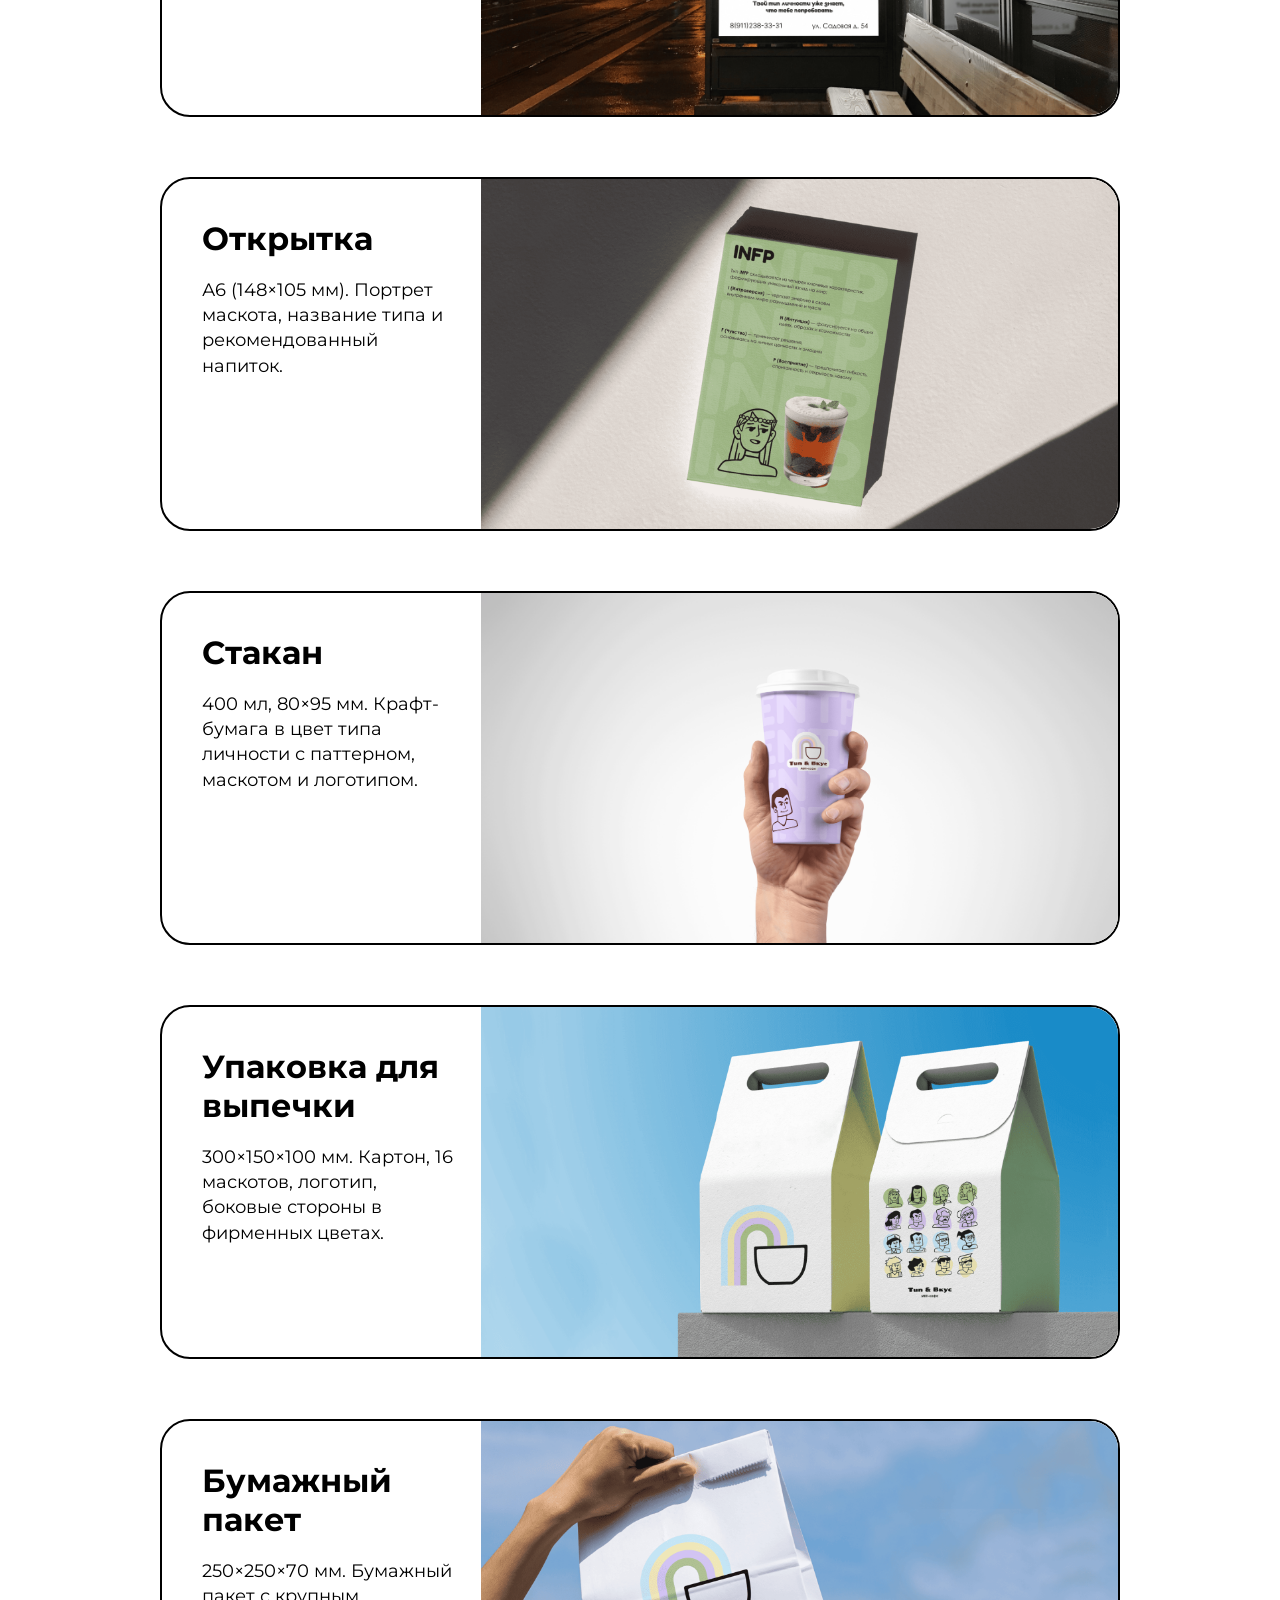
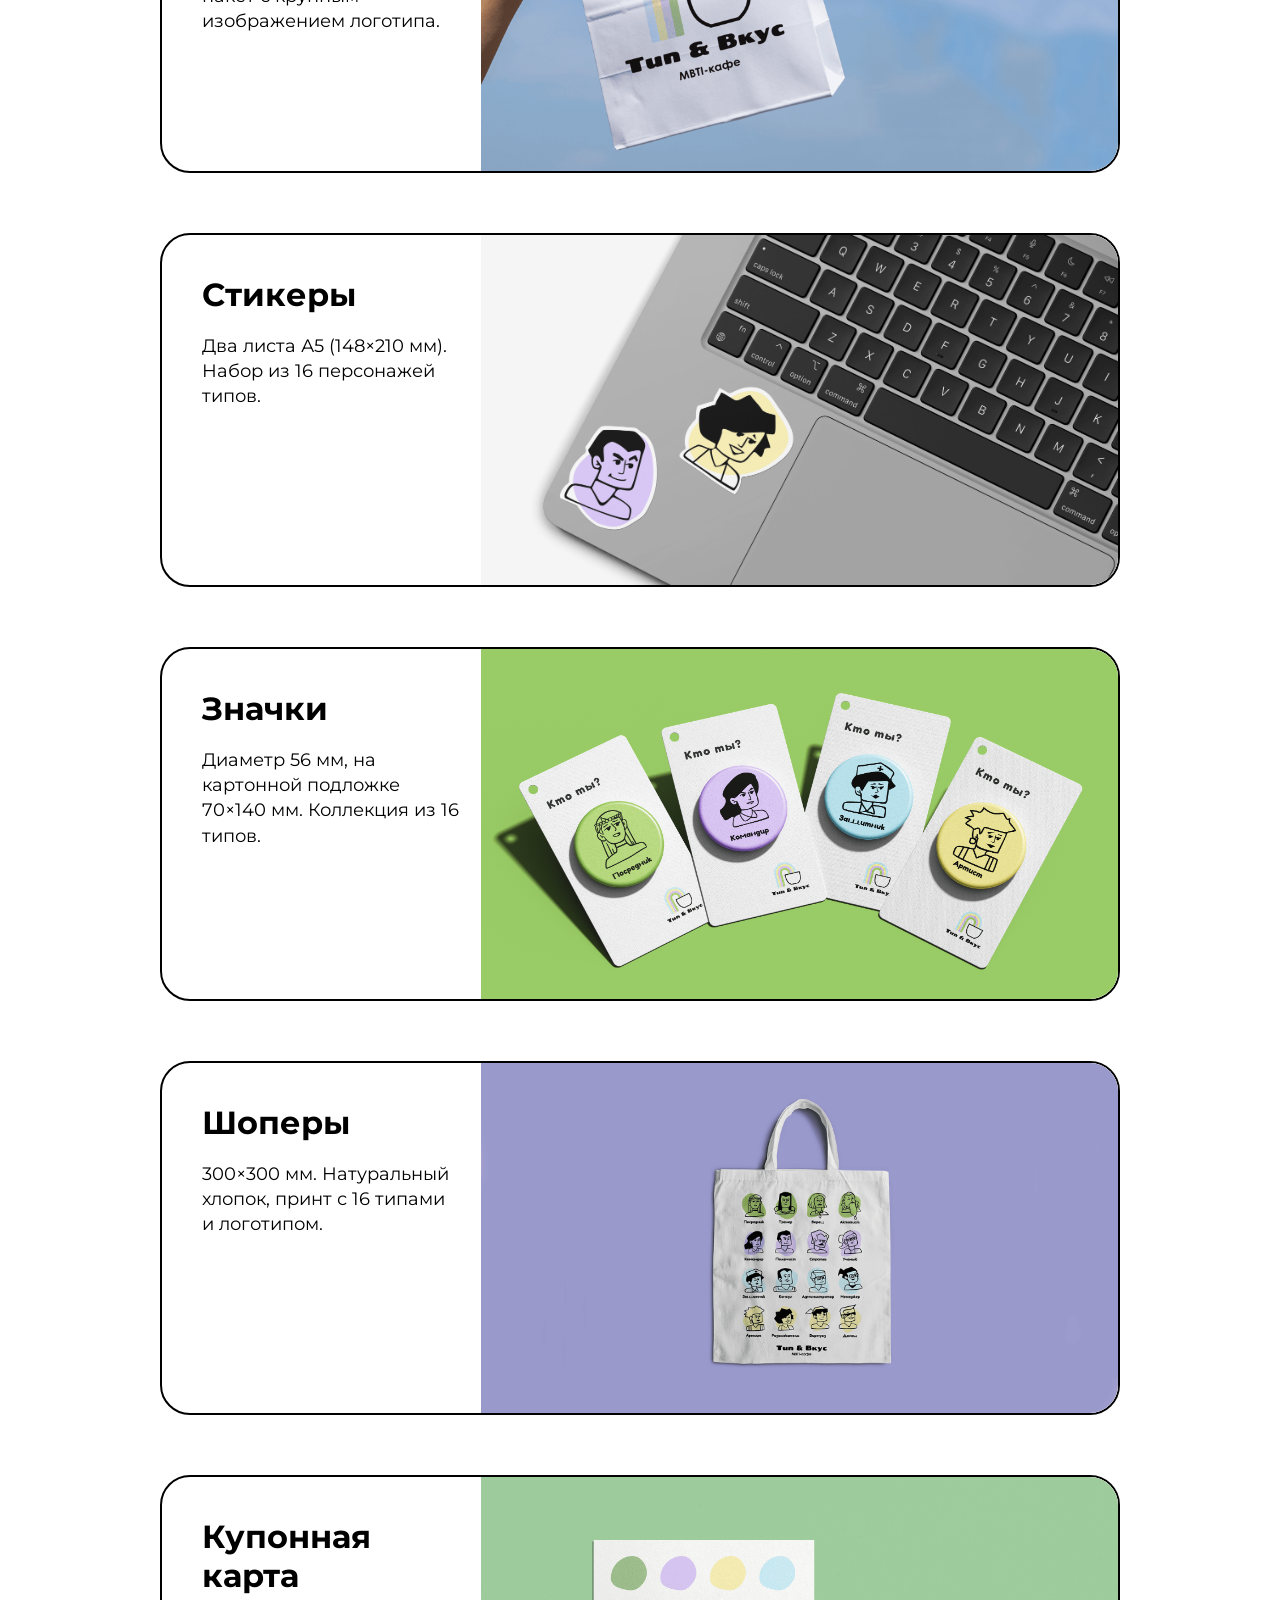
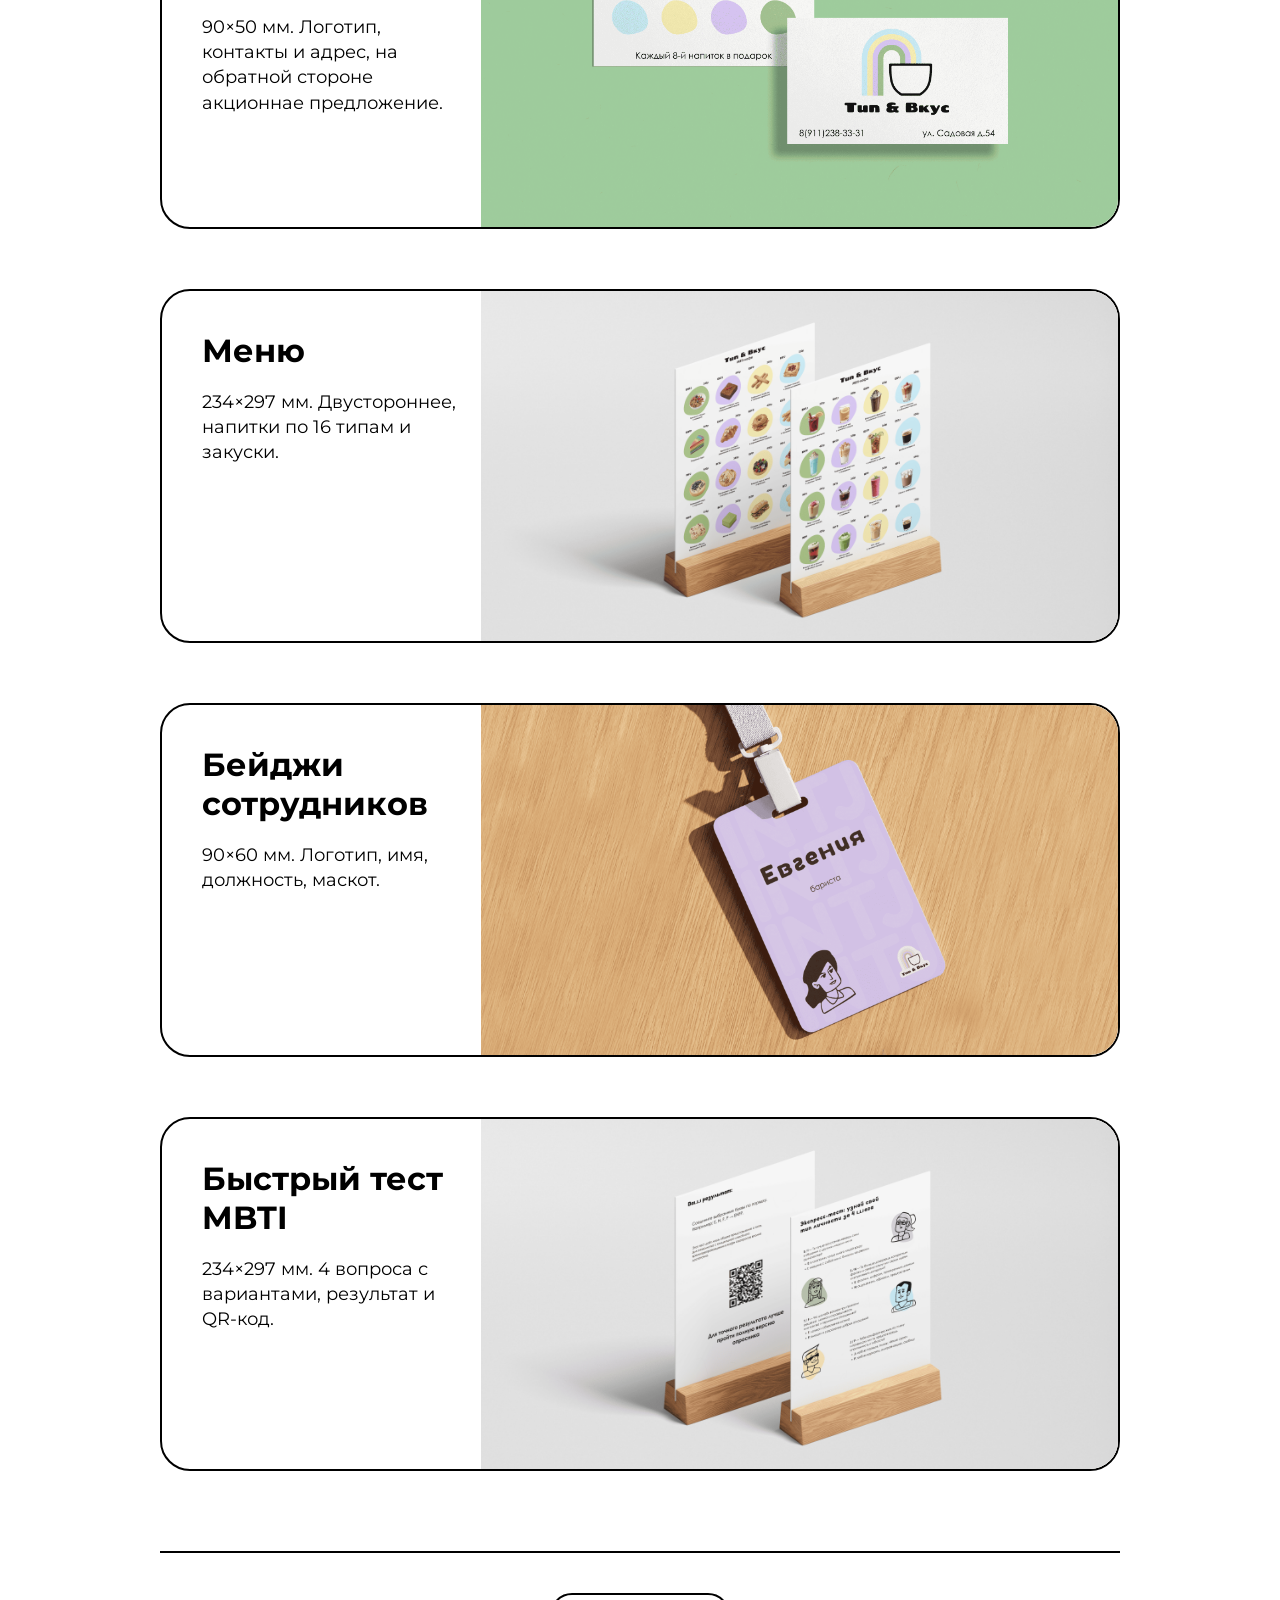
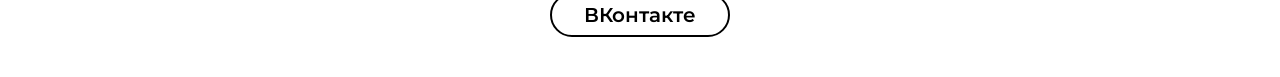
<file: media.html>
<!DOCTYPE html>
<html lang="ru">
<head>
    <meta charset="UTF-8">
    <title>Носители | Гайдлайн</title>
    <link rel="stylesheet" href="styles.css">
</head>
<body>
<div class="container">
    <div class="nav-menu">
        <a href="index.html">Главная</a>
        <a href="logo.html">Логотипы</a>
        <a href="palette.html">Палитра</a>
        <a href="fonts.html">Шрифты</a>
        <a href="elements.html">Фирменный стиль</a>
        <a href="mascot.html">Маскоты</a>
        <a href="media.html">Носители</a>
        <a href="social.html">Соцсети</a>
    </div>
    <a href="index.html" class="back">← На главную</a>
    <h1>Фирменные носители</h1>
    <div class="carrier-anchor-menu">
        <a href="#notebook1">Блокнот</a>
        <a href="#viveska">Вывеска</a>
        <a href="#afisha">Афиша</a>
        <a href="#otkrytki">Открытка</a>
        <a href="#stakan">Стакан</a>
        <a href="#upakovka">Упаковка</a>
        <a href="#paket">Пакет</a>
        <a href="#stikery">Стикеры</a>
        <a href="#znachki">Значки</a>
        <a href="#shoper">Шоперы</a>
        <a href="#vizitka">Купонная карта</a>
        <a href="#menu">Меню</a>
        <a href="#beidzh">Бейджи</a>
        <a href="#test">Быстрый тест</a>
    </div>

    <!-- Блокнот -->
    <div id="notebook1" class="carrier-block">
        <div class="carrier-grid">
            <div class="carrier-text">
                <div class="carrier-title">Блокнот</div>
                <div class="carrier-desc">Формат А5 (148×210 мм). Фирменный блокнот персонажами 16 типов.</div>
            </div>
            <div class="carrier-image">
                <img class="default-img" src="media/notebook_mockup.png" alt="Блокнот 1">
                <img class="hover-img" src="media/notebook.png" alt="Макет блокнота">
            </div>
        </div>
    </div>

    <!-- Вывеска -->
    <div id="viveska" class="carrier-block">
        <div class="carrier-grid">
            <div class="carrier-text">
                <div class="carrier-title">Вывеска</div>
                <div class="carrier-desc">Круглая вывеска ⌀500 мм. Световая конструкция с логотипом.</div>
            </div>
            <div class="carrier-image">
                <img class="default-img" src="media/signboard_mockup.png" alt="Вывеска">
                <img class="hover-img" src="media/signboard.png" alt="Макет вывески">
            </div>
        </div>
    </div>

    <!-- Афиша -->
    <div id="afisha" class="carrier-block">
        <div class="carrier-grid">
            <div class="carrier-text">
                <div class="carrier-title">Афиша</div>
                <div class="carrier-desc">1200×1800 мм. Вертикальный плакат с заголовком, маскотами и слоганом.</div>
            </div>
            <div class="carrier-image">
                <img class="default-img" src="media/poster_mockup.png" alt="Афиша">
                <img class="hover-img" src="media/poster.png" alt="Макет афиши">
            </div>
        </div>
    </div>

    <!-- Открытка -->
    <div id="otkrytki" class="carrier-block">
        <div class="carrier-grid">
            <div class="carrier-text">
                <div class="carrier-title">Открытка</div>
                <div class="carrier-desc">А6 (148×105 мм). Портрет маскота, название типа и рекомендованный напиток.</div>
            </div>
            <div class="carrier-image">
                <img class="default-img" src="media/postcard_mockup.png" alt="Открытки">
                <img class="hover-img" src="media/postcard.png" alt="Макет открыток">
            </div>
        </div>
    </div>

    <!-- Стакан -->
    <div id="stakan" class="carrier-block">
        <div class="carrier-grid">
            <div class="carrier-text">
                <div class="carrier-title">Стакан</div>
                <div class="carrier-desc">400 мл, 80×95 мм. Крафт-бумага в цвет типа личности с паттерном, маскотом и логотипом.</div>
            </div>
            <div class="carrier-image">
                <img class="default-img" src="media/cap_mockup.png" alt="Стакан">
                <img class="hover-img" src="media/cap.png" alt="Макет стакана">
            </div>
        </div>
    </div>

    <!-- Упаковка для выпечки -->
    <div id="upakovka" class="carrier-block">
        <div class="carrier-grid">
            <div class="carrier-text">
                <div class="carrier-title">Упаковка для выпечки</div>
                <div class="carrier-desc">300×150×100 мм. Картон, 16 маскотов, логотип, боковые стороны в фирменных цветах.</div>
            </div>
            <div class="carrier-image">
                <img class="default-img" src="media/box_mockup.png" alt="Упаковка">
                <img class="hover-img" src="media/box.png" alt="Макет упаковки">
            </div>
        </div>
    </div>

    <!-- Бумажный пакет -->
    <div id="paket" class="carrier-block">
        <div class="carrier-grid">
            <div class="carrier-text">
                <div class="carrier-title">Бумажный пакет</div>
                <div class="carrier-desc">250×250×70 мм. Бумажный пакет с крупным изображением логотипа.</div>
            </div>
            <div class="carrier-image">
                <img class="default-img" src="media/peperbag_mockup.png" alt="Пакет">
                <img class="hover-img" src="media/peperbag.png" alt="Макет пакета">
            </div>
        </div>
    </div>

    <!-- Стикеры -->
    <div id="stikery" class="carrier-block">
        <div class="carrier-grid">
            <div class="carrier-text">
                <div class="carrier-title">Стикеры</div>
                <div class="carrier-desc">Два листа А5 (148×210 мм). Набор из 16 персонажей типов.</div>
            </div>
            <div class="carrier-image">
                <img class="default-img" src="media/sticker_mockup.png" alt="Стикеры">
                <img class="hover-img" src="media/sticker.png" alt="Макет стикеров">
            </div>
        </div>
    </div>

    <!-- Значки -->
    <div id="znachki" class="carrier-block">
        <div class="carrier-grid">
            <div class="carrier-text">
                <div class="carrier-title">Значки</div>
                <div class="carrier-desc">Диаметр 56 мм, на картонной подложке 70×140 мм. Коллекция из 16 типов.</div>
            </div>
            <div class="carrier-image">
                <img class="default-img" src="media/icons_mockup.png" alt="Значки">
                <img class="hover-img" src="media/icons.png" alt="Макет значков">
            </div>
        </div>
    </div>

    <!-- Шоперы -->
    <div id="shoper" class="carrier-block">
        <div class="carrier-grid">
            <div class="carrier-text">
                <div class="carrier-title">Шоперы</div>
                <div class="carrier-desc">300×300 мм. Натуральный хлопок, принт с 16 типами и логотипом.</div>
            </div>
            <div class="carrier-image">
                <img class="default-img" src="media/bag_mockup.png" alt="Шопер">
                <img class="hover-img" src="media/bag.png" alt="Макет шопера">
            </div>
        </div>
    </div>

    <!-- Визитки -->
    <div id="vizitka" class="carrier-block">
        <div class="carrier-grid">
            <div class="carrier-text">
                <div class="carrier-title">Купонная карта</div>
                <div class="carrier-desc">90×50 мм. Логотип, контакты и адрес, на обратной стороне акционнае предложение.</div>
            </div>
            <div class="carrier-image">
                <img class="default-img" src="media/map_mockup.png" alt="Визитки">
                <img class="hover-img" src="media/map.png" alt="Макет визитки">
            </div>
        </div>
    </div>

    <!-- Меню -->
    <div id="menu" class="carrier-block">
        <div class="carrier-grid">
            <div class="carrier-text">
                <div class="carrier-title">Меню</div>
                <div class="carrier-desc">234×297 мм. Двустороннее, напитки по 16 типам и закуски.</div>
            </div>
            <div class="carrier-image">
                <img class="default-img" src="media/menu_mockup.png" alt="Меню">
                <img class="hover-img" src="media/menu.png" alt="Макет меню">
            </div>
        </div>
    </div>

    <!-- Бейджи сотрудников -->
    <div id="beidzh" class="carrier-block">
        <div class="carrier-grid">
            <div class="carrier-text">
                <div class="carrier-title">Бейджи сотрудников</div>
                <div class="carrier-desc">90×60 мм. Логотип, имя, должность, маскот.</div>
            </div>
            <div class="carrier-image">
                <img class="default-img" src="media/badge_mockup.png" alt="Бейдж">
                <img class="hover-img" src="media/badge.png" alt="Макет бейджа">
            </div>
        </div>
    </div>

    <!-- Быстрый тест MBTI -->
    <div id="test" class="carrier-block">
        <div class="carrier-grid">
            <div class="carrier-text">
                <div class="carrier-title">Быстрый тест MBTI</div>
                <div class="carrier-desc">234×297 мм. 4 вопроса с вариантами, результат и QR-код.</div>
            </div>
            <div class="carrier-image">
                <img class="default-img" src="media/test_mockup.png" alt="Тест">
                <img class="hover-img" src="media/test.png" alt="Макет теста">
            </div>
        </div>
    </div>

    <div class="footer-social"><a href="https://vk.com/tunubkyc">ВКонтакте</a></div>
</div>
<script>
    const modal = document.createElement('div'); modal.className = 'modal';
    const modalImg = document.createElement('img'); modalImg.className = 'modal-content';
    const closeBtn = document.createElement('span'); closeBtn.className = 'close'; closeBtn.innerHTML = '&times;';
    modal.appendChild(closeBtn); modal.appendChild(modalImg); document.body.appendChild(modal);
    modal.onclick = () => modal.style.display = 'none';
    document.querySelectorAll('.carrier-image img').forEach(img => {
        img.addEventListener('click', function(e) { e.stopPropagation(); modal.style.display = 'block'; modalImg.src = this.src; });
    });
    document.addEventListener('keydown', e => { if (e.key === 'Escape') modal.style.display = 'none'; });
</script>
</body>
</html>
</file>
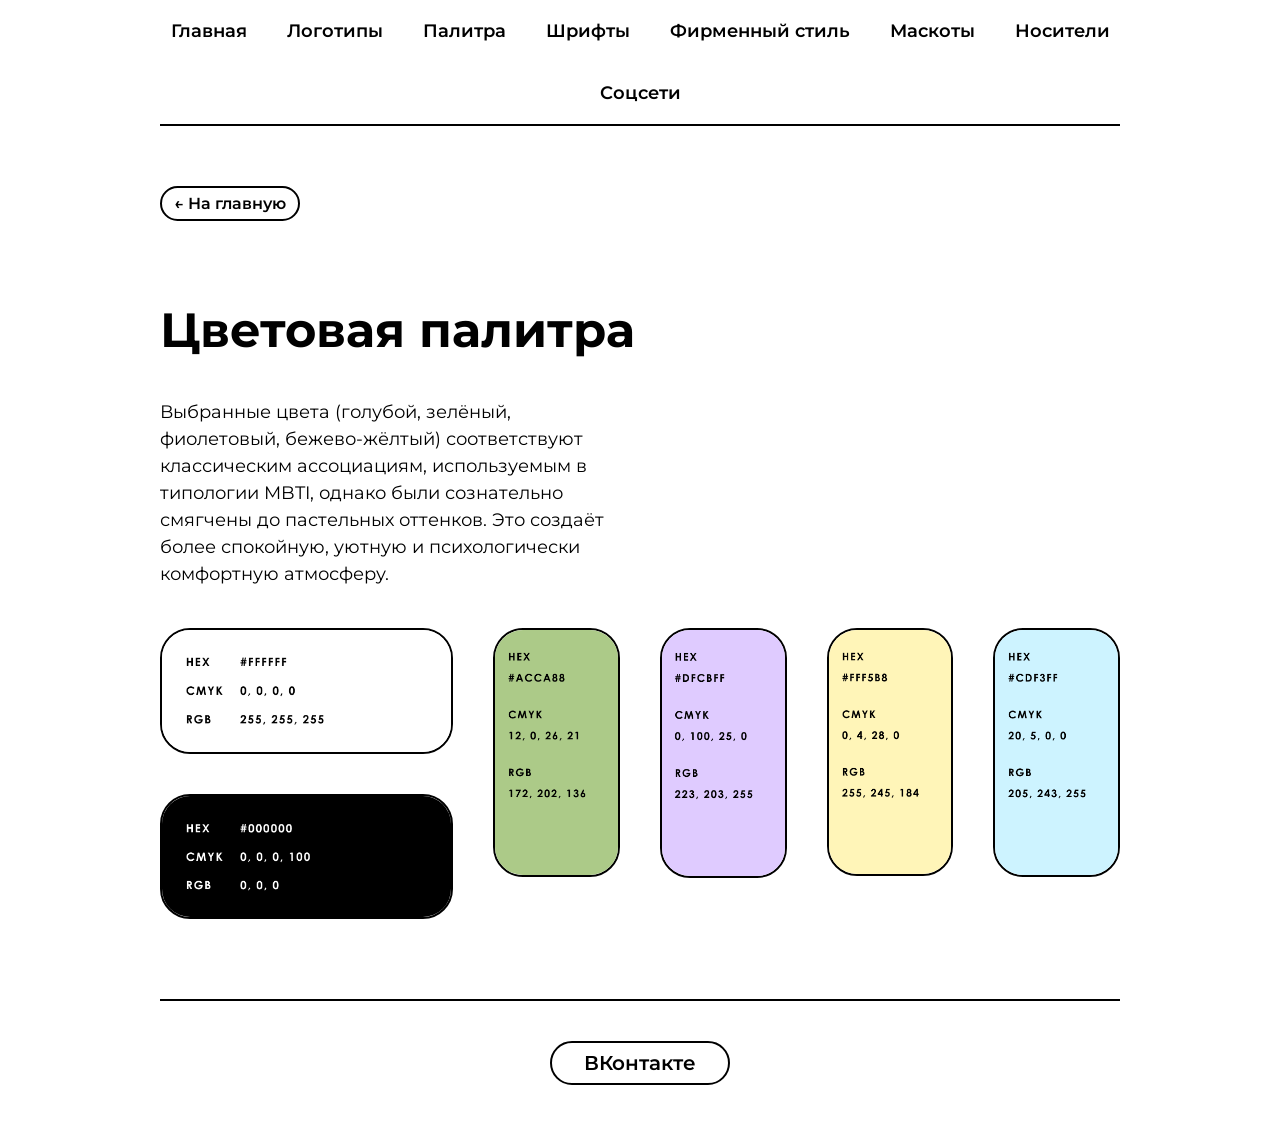
<file: palette.html>
<!DOCTYPE html>
<html lang="ru">
<head>
    <meta charset="UTF-8">
    <title>Палитра | Гайдлайн</title>
    <link rel="stylesheet" href="styles.css">
    <style>
        .color-item { display: flex; flex-direction: column; height: 100%; }
        .color-item img { object-fit: cover; width: 100%; }
        @media (max-width: 768px) { .color-item img { height: auto; } }
    </style>
</head>
<body>
<div class="container">
    <div class="nav-menu">
        <a href="index.html">Главная</a>
        <a href="logo.html">Логотипы</a>
        <a href="palette.html">Палитра</a>
        <a href="fonts.html">Шрифты</a>
        <a href="elements.html">Фирменный стиль</a>
        <a href="mascot.html">Маскоты</a>
        <a href="media.html">Носители</a>
        <a href="social.html">Соцсети</a>
    </div>
    <a href="index.html" class="back">← На главную</a>
    <h1>Цветовая палитра</h1>
    <div class="grid-12">
        <div class="text-block-6"><p>Выбранные цвета (голубой, зелёный, фиолетовый, бежево-жёлтый) соответствуют классическим ассоциациям, используемым в типологии MBTI, однако были сознательно смягчены до пастельных оттенков. Это создаёт более спокойную, уютную и психологически комфортную атмосферу.</p></div>
    </div>
    <div class="grid-12">
        <div style="grid-column: span 4;"><div class="vertical-colors"><div class="color-item"><img src="palette/white.png" alt="белый"></div><div class="color-item"><img src="palette/black.png" alt="черный"></div></div></div>
        <div style="grid-column: span 8;"><div class="color-row"><div class="color-item"><img src="palette/green.png" alt="зеленый"></div><div class="color-item"><img src="palette/purple.png" alt="фиолетовый"></div><div class="color-item"><img src="palette/yellow.png" alt="желтый"></div><div class="color-item"><img src="palette/blue.png" alt="голубой"></div></div></div>
    </div>
    <div class="footer-social"><a href="https://vk.com/tunubkyc">ВКонтакте</a></div>
</div>
</body>
</html>
</file>
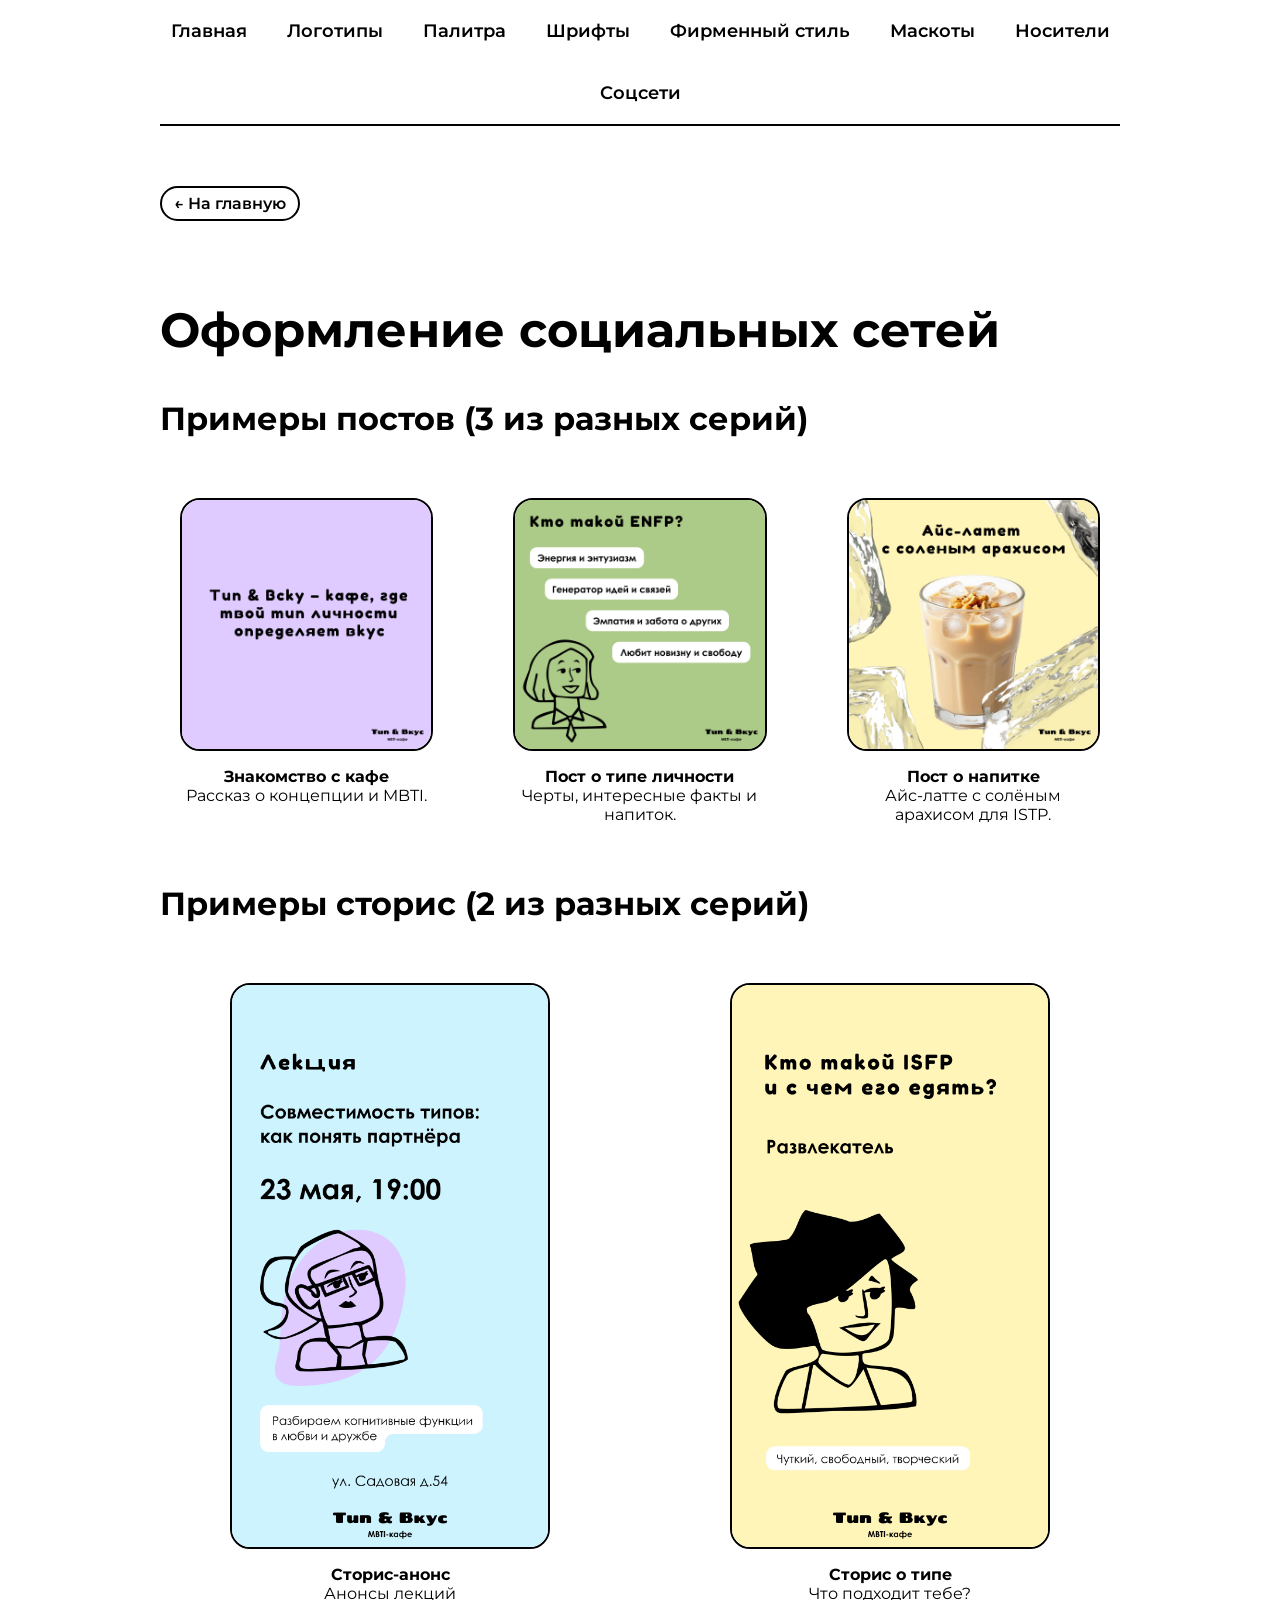
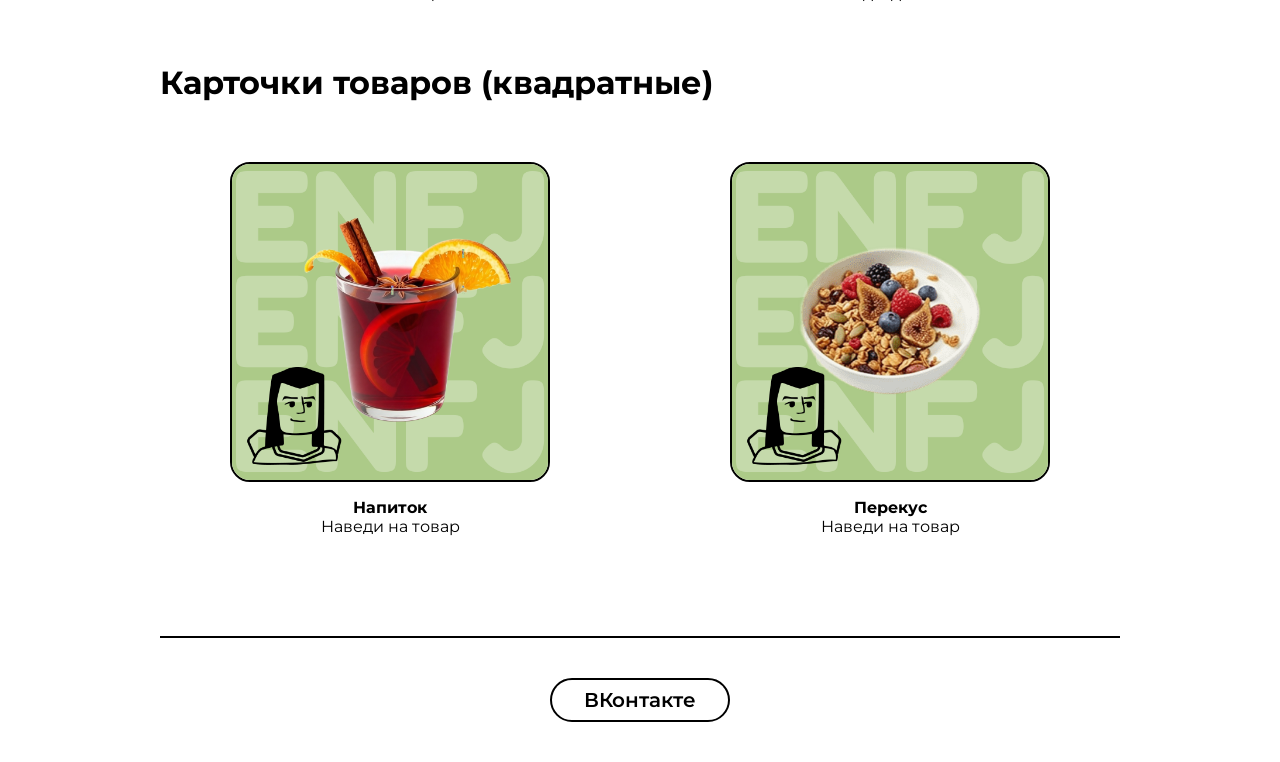
<file: social.html>
<!DOCTYPE html>
<html lang="ru">
<head>
    <meta charset="UTF-8">
    <title>Соцсети | Гайдлайн</title>
    <link rel="stylesheet" href="styles.css">
    <style>
        .example-grid { display: grid; grid-template-columns: repeat(3, 1fr); gap: 40px; margin: 40px 0; }
        .post-example, .story-example, .product-card { border: none; background: none; border-radius: 0; padding: 20px; text-align: center; }
        .post-example img, .story-example img, .product-card img { width: 100%; max-width: 320px; height: auto; margin: 0 auto 16px; border-radius: 20px; display: block; }
        .product-card { background: none; }
        @media (max-width: 768px) { .example-grid { grid-template-columns: 1fr; } .post-example img, .story-example img, .product-card img { max-width: 100%; } }
    </style>
</head>
<body>
<div class="container">
    <div class="nav-menu">
        <a href="index.html">Главная</a>
        <a href="logo.html">Логотипы</a>
        <a href="palette.html">Палитра</a>
        <a href="fonts.html">Шрифты</a>
        <a href="elements.html">Фирменный стиль</a>
        <a href="mascot.html">Маскоты</a>
        <a href="media.html">Носители</a>
        <a href="social.html">Соцсети</a>
    </div>
    <a href="index.html" class="back">← На главную</a>
    <h1>Оформление социальных сетей</h1>
    <h2>Примеры постов (3 из разных серий)</h2>
    <div class="example-grid">
        <div class="post-example" id="post1"><img src="social/post6.png" alt="Пост-знакомство"><p><strong>Знакомство с кафе</strong><br>Рассказ о концепции и MBTI.</p></div>
        <div class="post-example" id="post2"><img src="social/post1.png" alt="Пост о типе"><p><strong>Пост о типе личности</strong><br>Черты, интересные факты и напиток.</p></div>
        <div class="post-example" id="post3"><img src="social/post10.png" alt="Пост о напитке"><p><strong>Пост о напитке</strong><br>Айс-латте с солёным арахисом для ISTP.</p></div>
    </div>
    <h2>Примеры сторис (2 из разных серий)</h2>
    <div class="example-grid" style="grid-template-columns: repeat(2, 1fr);">
        <div class="story-example" id="story1"><img src="social/story1.png" alt="Сторис-опрос"><p><strong>Сторис-анонс</strong><br>Анонсы лекций</p></div>
        <div class="story-example" id="story2"><img src="social/story4.png" alt="Сторис о типе"><p><strong>Сторис о типе</strong><br>Что подходит тебе?</p></div>
    </div>
    <h2>Карточки товаров (квадратные)</h2>
    <div class="example-grid" style="grid-template-columns: repeat(2, 1fr);">
        <div class="product-card" id="product1"><img src="social/produc1.png" alt="Напиток INTJ"><p><strong>Напиток</strong><br>Наведи на товар</p></div>
        <div class="product-card" id="product2"><img src="social/produc17.png" alt="Напиток ENFP"><p><strong>Перекус</strong><br>Наведи на товар</p></div>
    </div>
    <div class="footer-social"><a href="https://vk.com/tunubkyc">ВКонтакте</a></div>
</div>
<script>
    function setupImageCycler(elementId, baseName, start, end, initial, folder = "social/") {
        const container = document.getElementById(elementId);
        if (!container) return;
        const img = container.querySelector('img');
        if (!img) return;
        let interval = null;
        let current = initial;
        function getPath(i) { return folder + baseName + i + ".png"; }
        function startCycle() {
            if (interval) clearInterval(interval);
            interval = setInterval(() => {
                if (current < end) current++; else current = start;
                img.src = getPath(current);
            }, 600);
        }
        function stopCycle() { if (interval) { clearInterval(interval); interval = null; } }
        img.src = getPath(initial);
        container.addEventListener("mouseenter", startCycle);
        container.addEventListener("mouseleave", stopCycle);
    }
    setupImageCycler("post1", "post", 6, 9, 6);
    setupImageCycler("post2", "post", 1, 5, 1);
    setupImageCycler("post3", "post", 10, 13, 10);
    setupImageCycler("story1", "story", 1, 3, 1);
    setupImageCycler("story2", "story", 4, 7, 4);
    setupImageCycler("product1", "produc", 1, 16, 1);
    setupImageCycler("product2", "produc", 17, 32, 17);
    const modal = document.createElement('div'); modal.className = 'modal';
    const modalImg = document.createElement('img'); modalImg.className = 'modal-content';
    const closeBtn = document.createElement('span'); closeBtn.className = 'close'; closeBtn.innerHTML = '&times;';
    modal.appendChild(closeBtn); modal.appendChild(modalImg); document.body.appendChild(modal);
    modal.onclick = () => modal.style.display = 'none';
    document.querySelectorAll('img').forEach(img => {
        img.addEventListener('click', function(e) { e.stopPropagation(); modal.style.display = 'block'; modalImg.src = this.src; });
    });
    document.addEventListener('keydown', e => { if (e.key === 'Escape') modal.style.display = 'none'; });
</script>
</body>
</html>
</file>
<file: styles.css>
@import url('https://fonts.googleapis.com/css2?family=Montserrat:wght@400;700&display=swap');

* {
    margin: 0;
    padding: 0;
    box-sizing: border-box;
}

body {
    background: white;
    font-family: 'Montserrat', 'Century Gothic', 'CenturyGothic', 'Apple Gothic', sans-serif;
    font-weight: 400;
    color: #000000;
}

.container {
    max-width: 1920px;
    margin: 0 auto;
    padding: 0 160px;
}

h1, h2, h3, .title-font, .carrier-title, .category-card h2 {
    font-family: 'Montserrat', 'Century Gothic', 'CenturyGothic', 'Apple Gothic', sans-serif;
    font-weight: 700;
    color: #000000;
}
h1 {
    font-size: 48px;
    margin: 80px 0 32px;
}
h2 {
    font-size: 32px;
    margin: 40px 0 24px;
}

.nav-menu {
    display: flex;
    justify-content: center;
    gap: 40px;
    margin: 20px 0 40px;
    flex-wrap: wrap;
    border-bottom: 2px solid #000;
    padding-bottom: 20px;
}
.nav-menu a {
    text-decoration: none;
    color: #000;
    font-weight: 600;
    transition: 0.2s;
    font-size: 18px;
}
.nav-menu a:hover {
    color: #CDF3FF;
}

.carrier-anchor-menu {
    position: sticky;
    top: 20px;
    z-index: 100;
    display: flex;
    flex-wrap: wrap;
    justify-content: center;
    gap: 12px;
    margin: 20px 0 40px;
    padding: 15px 20px;
    background: white;
    border: 2px solid #000;
    border-radius: 50px;
}
.carrier-anchor-menu a {
    text-decoration: none;
    color: #000;
    font-weight: 600;
    transition: 0.2s;
    padding: 5px 15px;
    border-radius: 30px;
}
.carrier-anchor-menu a:hover {
    color: #032732;
    background: #eff2f9;
}

.back {
    display: inline-block;
    margin: 20px 0 0;
    text-decoration: none;
    color: #000;
    font-weight: 600;
    padding: 6px 12px;
    transition: 0.2s;
    border: 2px solid #000;
    border-radius: 30px;
}
.back:hover {
    color: #CDF3FF;
    border-color: #CDF3FF;
}

.page-nav {
    display: flex;
    justify-content: space-between;
    gap: 40px;
    margin: 80px 0 60px;
    padding-top: 40px;
    border-top: 2px solid #000;
}
.page-nav a {
    text-decoration: none;
    color: #000;
    font-weight: 600;
    padding: 8px 16px;
    transition: 0.2s;
    border: 2px solid #000;
    border-radius: 30px;
}
.page-nav a:hover {
    color: #CDF3FF;
    border-color: #CDF3FF;
}
.page-nav span {
    color: #aaa;
}

.grid-12 {
    display: grid;
    grid-template-columns: repeat(12, 1fr);
    gap: 40px;
    margin: 40px 0;
}
.grid-3 {
    display: grid;
    grid-template-columns: repeat(3, 1fr);
    gap: 40px;
}
.grid-4 {
    display: grid;
    grid-template-columns: repeat(4, 1fr);
    gap: 40px;
}
.grid-2 {
    display: grid;
    grid-template-columns: repeat(2, 1fr);
    gap: 40px;
}

img {
    width: 100%;
    display: block;
    border: 2px solid #000;
    border-radius: 30px;
    transition: 0.2s;
}
img:hover {
    opacity: 0.9;
}
img.no-frame {
    border: none;
    border-radius: 0;
}
img.no-frame:hover {
    opacity: 1;
}

.category-card {
    padding: 40px 20px;
    background: none;
    text-align: center;
    text-decoration: none;
    color: inherit;
    border: 2px solid #000;
    border-radius: 30px;
    transition: 0.2s;
    display: flex;
    align-items: center;
    justify-content: center;
    height: 100%;
    min-height: 120px;
}
.category-card:hover {
    background-color: #eff4f9;
    transform: translateY(-5px);
}
.category-card h2 {
    font-size: 28px;
    margin-bottom: 0;
}

.text-block-6 {
    grid-column: span 6;
    text-align: left;
    font-size: 18px;
    line-height: 1.5;
    background: none;
    border: none;
    padding: 0;
}
.full-width-text {
    grid-column: span 12;
    text-align: left;
    background: none;
    border: none;
    padding: 0;
}

.banner-block {
    margin: 40px 0;
}
.banner-img {
    width: 100%;
    margin-bottom: 30px;
}

.text-card {
    padding: 0;
    background: none;
    border: none;
}

.vertical-colors {
    display: flex;
    flex-direction: column;
    gap: 40px;
}
.color-row {
    display: grid;
    grid-template-columns: repeat(4, 1fr);
    gap: 40px;
}

.mascot-item {
    text-align: center;
    display: flex;
    flex-direction: column;
    justify-content: space-between;
    height: 100%;
}
.mascot-item p {
    margin-top: 12px;
    font-size: 16px;
}

.carrier-block {
    border: 2px solid #000;
    border-radius: 30px;
    margin-bottom: 60px;
    overflow: hidden;
    scroll-margin-top: 120px;
}
.carrier-grid {
    display: grid;
    grid-template-columns: repeat(12, 1fr);
    gap: 0;
}
.carrier-text {
    grid-column: span 4;
    padding: 40px 20px 40px 40px;
}
.carrier-text p, .carrier-text .carrier-desc {
    border: none;
    background: none;
}
.carrier-image {
    grid-column: span 8;
    position: relative;
    min-height: 350px;
    background: #f9f6ef;
}
.carrier-image img {
    position: absolute;
    top: 0;
    left: 0;
    width: 100%;
    height: 100%;
    object-fit: cover;
    border: none;
    border-radius: 0;
    transition: opacity 0.2s;
}
.carrier-image .default-img {
    opacity: 1;
}
.carrier-image .hover-img {
    opacity: 0;
}
.carrier-image:hover .default-img {
    opacity: 0;
}
.carrier-image:hover .hover-img {
    opacity: 1;
}
.carrier-title {
    font-size: 32px;
    margin-bottom: 20px;
}
.carrier-desc {
    font-size: 18px;
    line-height: 1.4;
}

.footer-social {
    margin-top: 80px;
    padding: 40px 0;
    border-top: 2px solid #000;
    text-align: center;
}
.footer-social a {
    text-decoration: none;
    color: #000;
    font-size: 20px;
    font-weight: 600;
    transition: 0.2s;
    border: 2px solid #000;
    border-radius: 30px;
    padding: 8px 32px;
    display: inline-block;
}
.footer-social a:hover {
    color: #CDF3FF;
    border-color: #CDF3FF;
}

.modal {
    display: none;
    position: fixed;
    z-index: 1000;
    left: 0;
    top: 0;
    width: 100%;
    height: 100%;
    background-color: rgba(0,0,0,0.9);
    cursor: pointer;
}
.modal-content {
    margin: auto;
    display: block;
    max-width: 90%;
    max-height: 90%;
    position: absolute;
    top: 50%;
    left: 50%;
    transform: translate(-50%, -50%);
    border: none;
    border-radius: 0;
}
.close {
    position: absolute;
    top: 20px;
    right: 40px;
    color: white;
    font-size: 40px;
    font-weight: bold;
    cursor: pointer;
}
.close:hover { color: #CDF3FF; }

@media (max-width: 1200px) {
    .container { padding: 0 60px; }
}
@media (max-width: 768px) {
    .container { padding: 0 20px; }
    .grid-12, .grid-3, .grid-4, .grid-2, .color-row {
        grid-template-columns: 1fr;
        gap: 24px;
    }
    .text-block-6, .full-width-text {
        grid-column: span 1;
    }
    .vertical-colors {
        flex-direction: row;
        flex-wrap: wrap;
        gap: 24px;
    }
    .carrier-grid {
        grid-template-columns: 1fr;
    }
    .carrier-text, .carrier-image {
        grid-column: span 1;
        padding: 24px;
    }
    .carrier-image {
        min-height: 250px;
    }
    .carrier-anchor-menu {
        position: relative;
        top: 0;
    }
}
</file>
